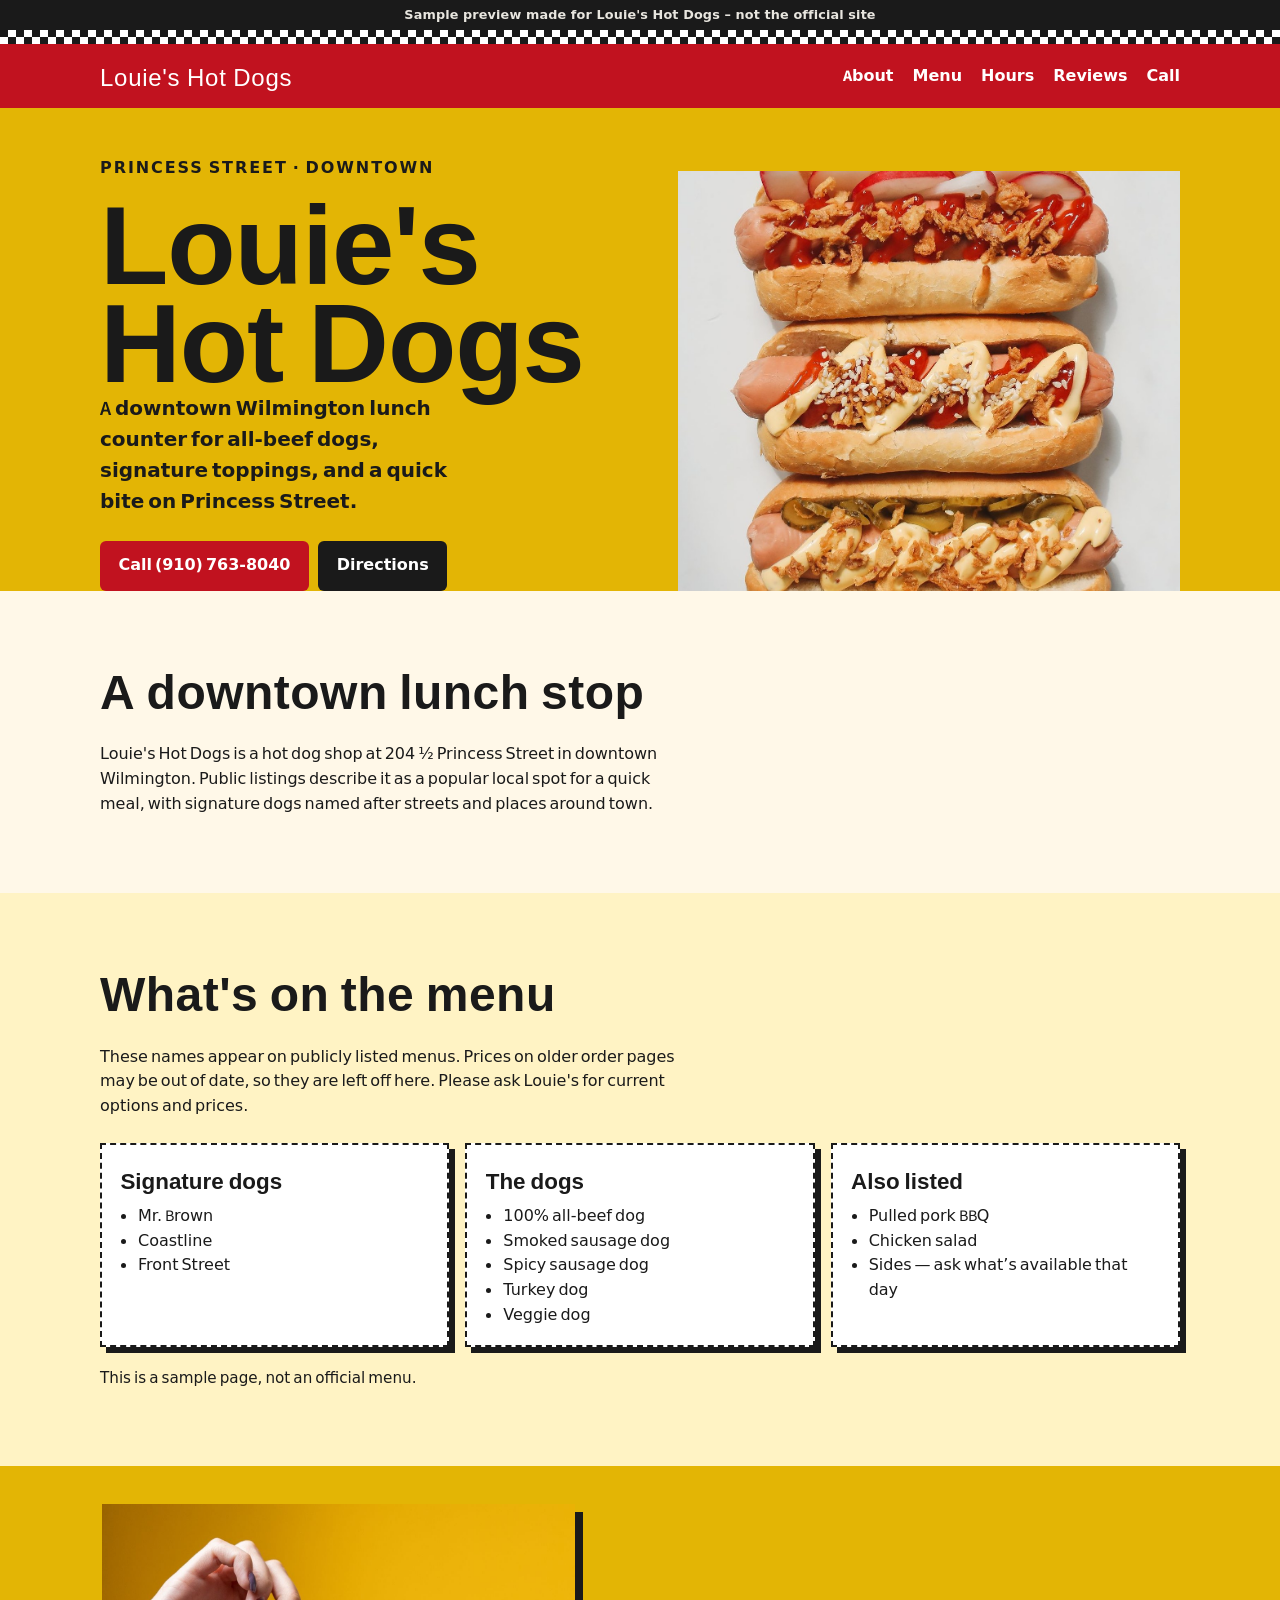
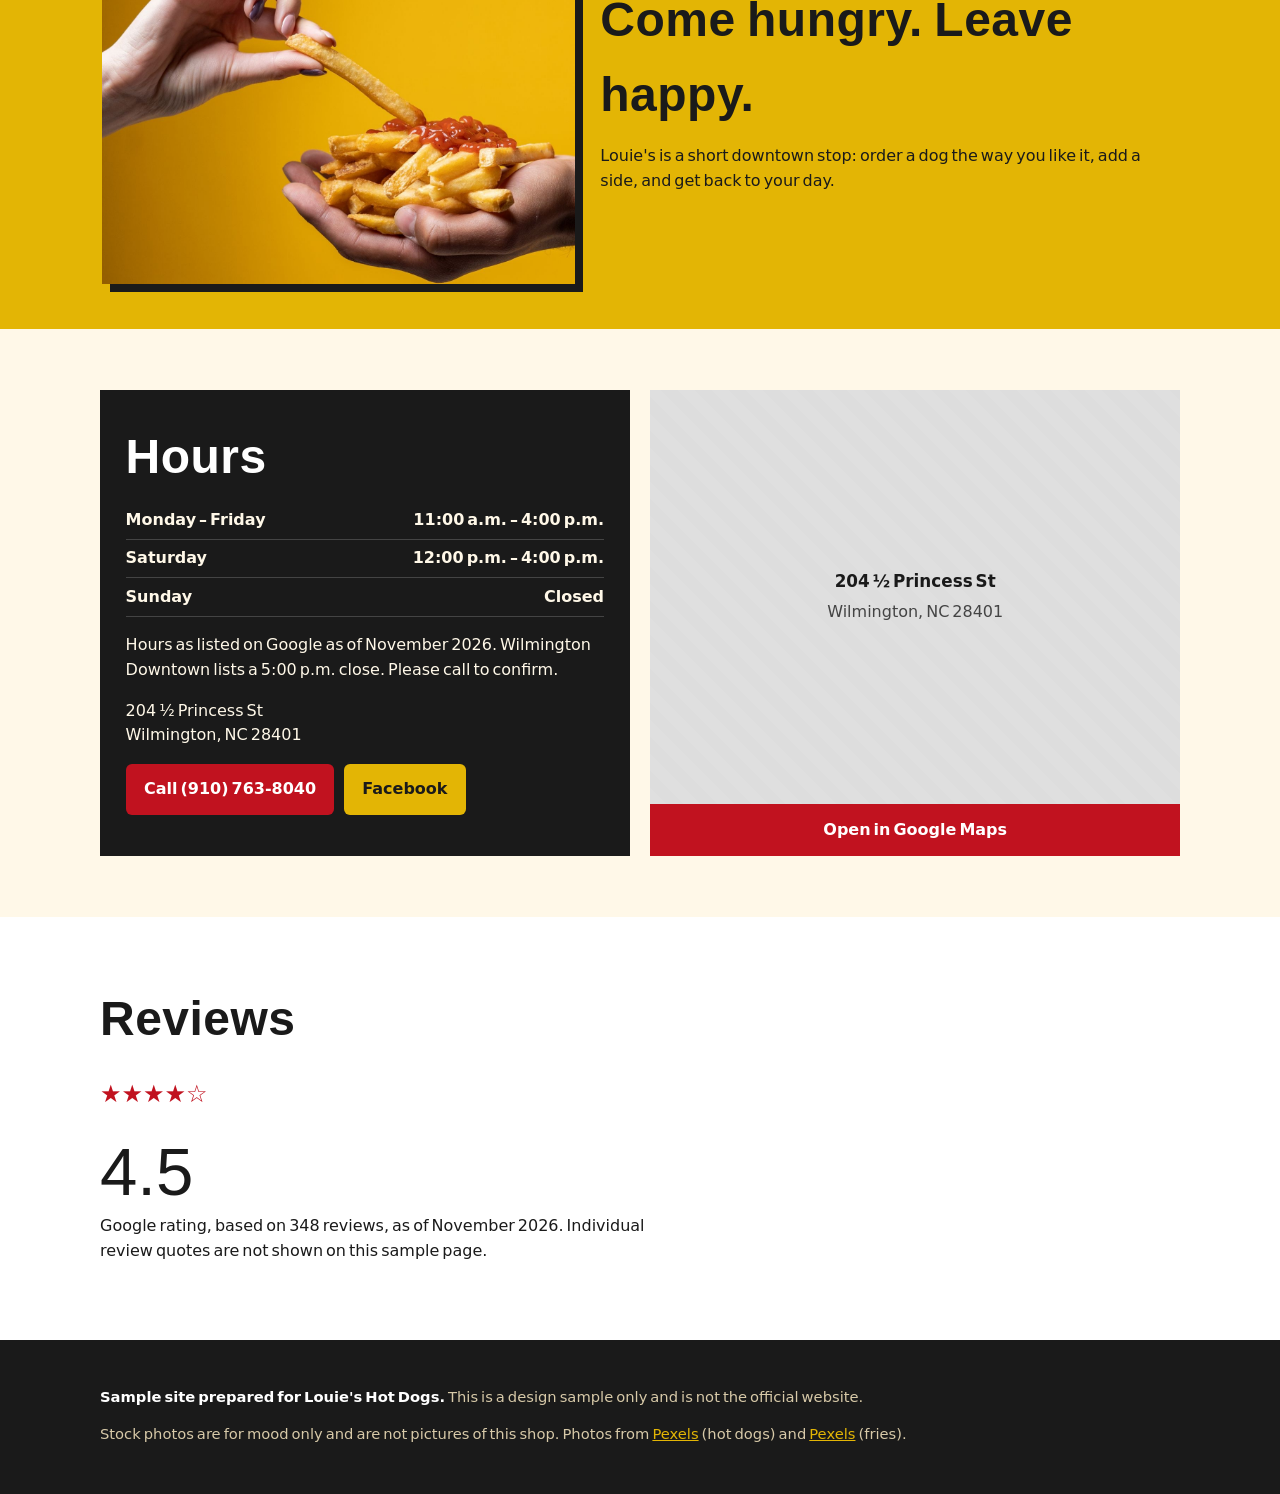
<file: louies-hot-dogs/index.html>
<!DOCTYPE html>
<html lang="en">
<head>
  <meta charset="utf-8">
  <meta name="viewport" content="width=device-width, initial-scale=1">
  <meta name="robots" content="noindex,nofollow">
  <title>Louie's Hot Dogs | Wilmington, NC</title>
  <meta name="description" content="Downtown Wilmington hot dogs on Princess Street. Signature dogs, lunch hours, and walk-up service. Sample site only.">
  <link rel="stylesheet" href="assets/styles.css">
</head>
<body>
  <a class="skip" href="#main">Skip to content</a>
  <div class="sample-preview-banner" role="note"><span>Sample preview made for Louie's Hot Dogs – not the official site</span></div>
  <div class="check" aria-hidden="true"></div>
  <header class="site">
    <div class="wrap nav">
      <a class="logo" href="#top">Louie's Hot Dogs</a>
      <nav aria-label="Primary">
        <a href="#about">About</a>
        <a href="#menu">Menu</a>
        <a href="#visit">Hours</a>
        <a href="#reviews">Reviews</a>
        <a href="tel:+19107638040">Call</a>
      </nav>
    </div>
  </header>
  <header class="hero" id="top">
    <div class="wrap hero-grid">
      <div>
        <p style="font-weight:800;letter-spacing:.12em;text-transform:uppercase;margin:0 0 .4rem">Princess Street · Downtown</p>
        <h1>Louie's Hot Dogs</h1>
        <p class="tag">A downtown Wilmington lunch counter for all-beef dogs, signature toppings, and a quick bite on Princess Street.</p>
        <a class="btn btn-red" href="tel:+19107638040">Call (910) 763-8040</a>
        <a class="btn btn-dark" href="https://maps.google.com/?q=204+1/2+Princess+St,+Wilmington,+NC+28401" target="_blank" rel="noopener">Directions</a>
      </div>
      <img src="assets/img/hero.jpg" alt="Stock photo of three hot dogs with toppings. Not a photo of Louie's food.">
    </div>
  </header>
  <main id="main">
    <section id="about">
      <div class="wrap">
        <h2>A downtown lunch stop</h2>
        <p class="lead">Louie's Hot Dogs is a hot dog shop at 204 ½ Princess Street in downtown Wilmington. Public listings describe it as a popular local spot for a quick meal, with signature dogs named after streets and places around town.</p>
      </div>
    </section>
    <section id="menu" style="background:#fff3c4">
      <div class="wrap">
        <h2>What's on the menu</h2>
        <p class="lead">These names appear on publicly listed menus. Prices on older order pages may be out of date, so they are left off here. Please ask Louie's for current options and prices.</p>
        <div class="tickets">
          <article class="ticket">
            <h3>Signature dogs</h3>
            <ul>
              <li>Mr. Brown</li>
              <li>Coastline</li>
              <li>Front Street</li>
            </ul>
          </article>
          <article class="ticket">
            <h3>The dogs</h3>
            <ul>
              <li>100% all-beef dog</li>
              <li>Smoked sausage dog</li>
              <li>Spicy sausage dog</li>
              <li>Turkey dog</li>
              <li>Veggie dog</li>
            </ul>
          </article>
          <article class="ticket">
            <h3>Also listed</h3>
            <ul>
              <li>Pulled pork BBQ</li>
              <li>Chicken salad</li>
              <li>Sides — ask what’s available that day</li>
            </ul>
          </article>
        </div>
        <p class="lead" style="margin-top:1.2rem;font-size:.95rem">This is a sample page, not an official menu.</p>
      </div>
    </section>
    <div class="fries">
      <img src="assets/img/fries.jpg" alt="Stock photo of fries with ketchup against a yellow background. Not a photo from this shop.">
      <div>
        <h2>Come hungry. Leave happy.</h2>
        <p>Louie's is a short downtown stop: order a dog the way you like it, add a side, and get back to your day.</p>
      </div>
    </div>
    <section id="visit">
      <div class="wrap visit-grid">
        <div class="chalkboard">
          <h2>Hours</h2>
          <div class="hours">
            <p><span>Monday – Friday</span><span>11:00 a.m. – 4:00 p.m.</span></p>
            <p><span>Saturday</span><span>12:00 p.m. – 4:00 p.m.</span></p>
            <p><span>Sunday</span><span>Closed</span></p>
          </div>
          <p>Hours as listed on Google as of November 2026. Wilmington Downtown lists a 5:00 p.m. close. Please call to confirm.</p>
          <p>204 ½ Princess St<br>Wilmington, NC 28401</p>
          <p>
            <a class="btn btn-red" href="tel:+19107638040">Call (910) 763-8040</a>
            <a class="btn" style="background:var(--mustard);color:#1a1a1a;margin-left:.4rem" href="https://www.facebook.com/louieshotdogs/" target="_blank" rel="noopener">Facebook</a>
          </p>
        </div>
        <div class="map-card">
          <div class="map-wrap">
            <p class="map-ph"><strong>204 ½ Princess St</strong><span>Wilmington, NC 28401</span></p>
            <iframe title="Map of Louie's Hot Dogs in Wilmington" loading="lazy" referrerpolicy="no-referrer-when-downgrade" src="https://maps.google.com/maps?q=204+1/2+Princess+St,+Wilmington,+NC+28401&amp;hl=en&amp;z=16&amp;output=embed"></iframe>
          </div>
          <a class="map-link" href="https://maps.google.com/?q=204+1/2+Princess+St,+Wilmington,+NC+28401" target="_blank" rel="noopener">Open in Google Maps</a>
        </div>
      </div>
    </section>
    <section id="reviews" style="background:#fff">
      <div class="wrap">
        <h2>Reviews</h2>
        <p aria-hidden="true" style="font-size:1.5rem;color:var(--ketchup)">★★★★☆</p>
        <p class="rating">4.5</p>
        <p class="lead">Google rating, based on 348 reviews, as of November 2026. Individual review quotes are not shown on this sample page.</p>
      </div>
    </section>
  </main>
  <footer class="site">
    <div class="wrap">
      <p><strong>Sample site prepared for Louie's Hot Dogs.</strong> This is a design sample only and is not the official website.</p>
      <p>Stock photos are for mood only and are not pictures of this shop. Photos from <a href="https://www.pexels.com/photo/4518645/" target="_blank" rel="noopener">Pexels</a> (hot dogs) and <a href="https://www.pexels.com/photo/4676401/" target="_blank" rel="noopener">Pexels</a> (fries).</p>
    </div>
  </footer>
</body>
</html>
</file>
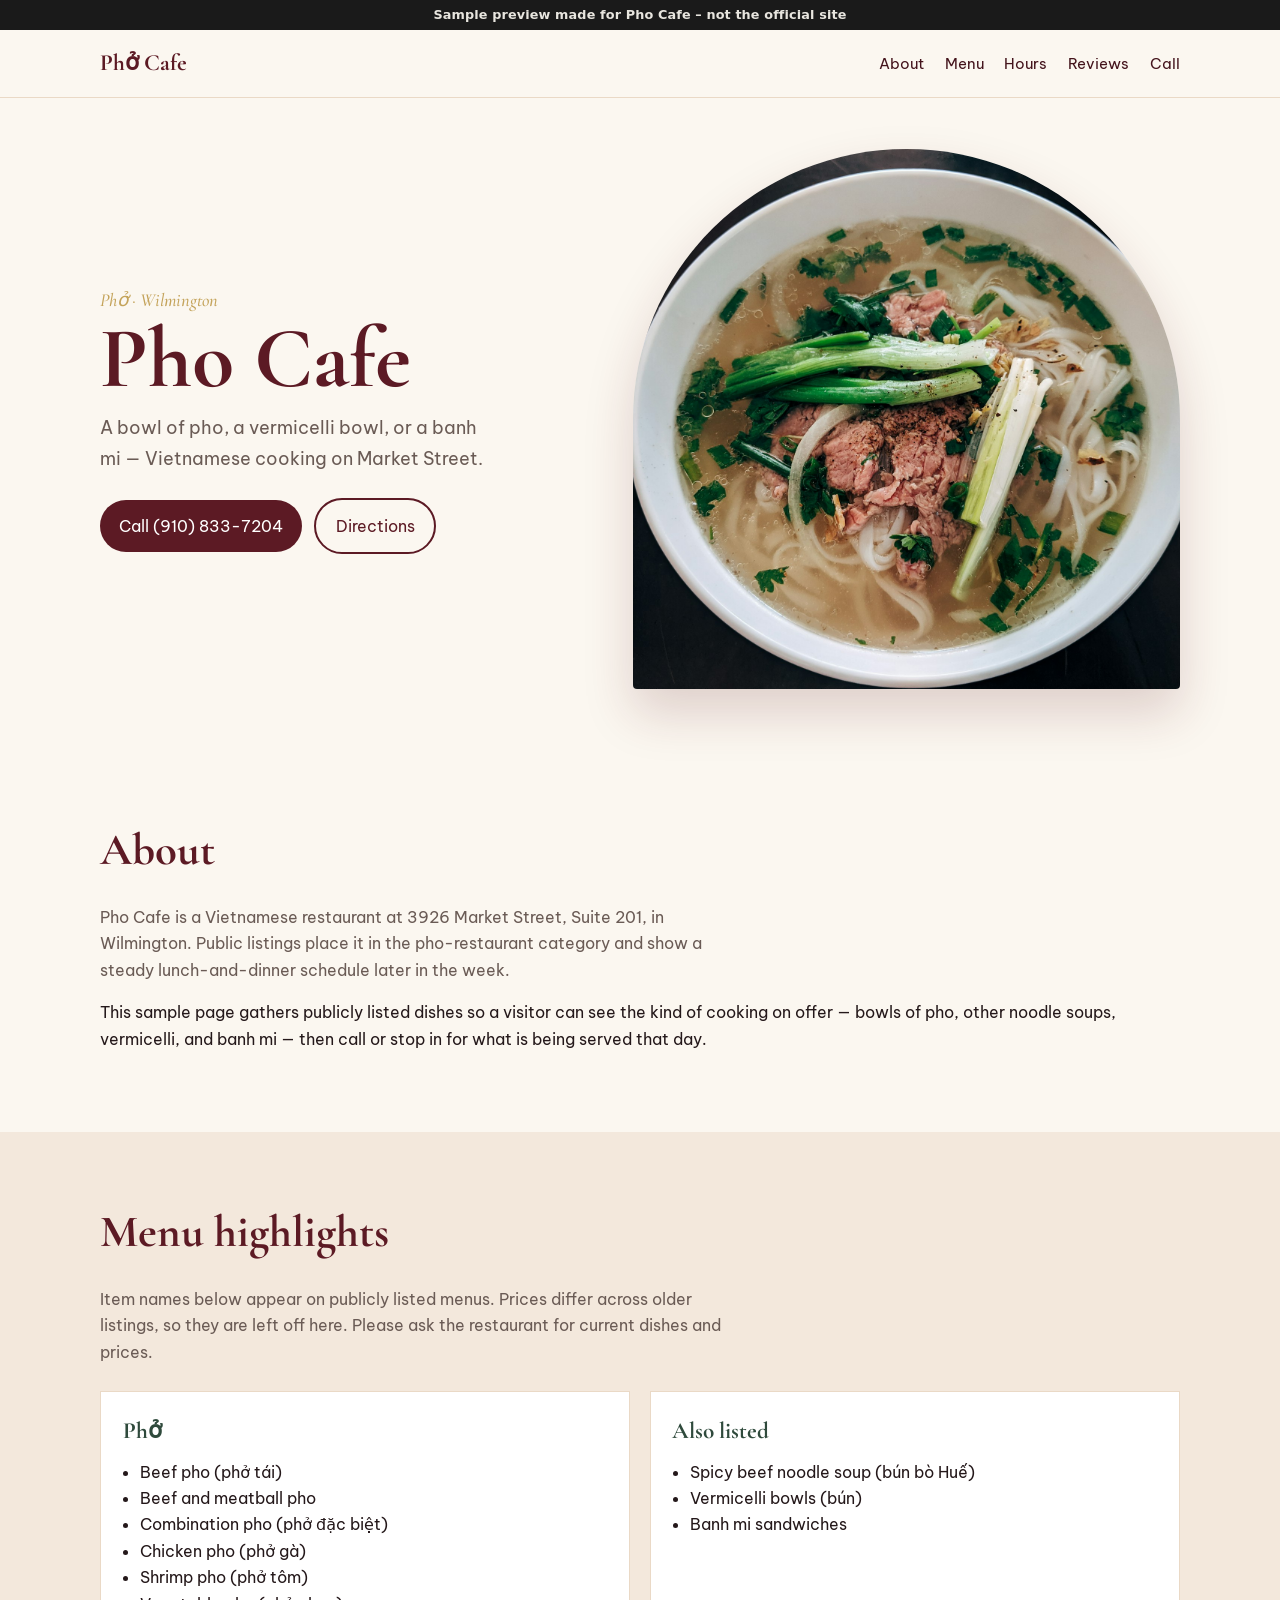
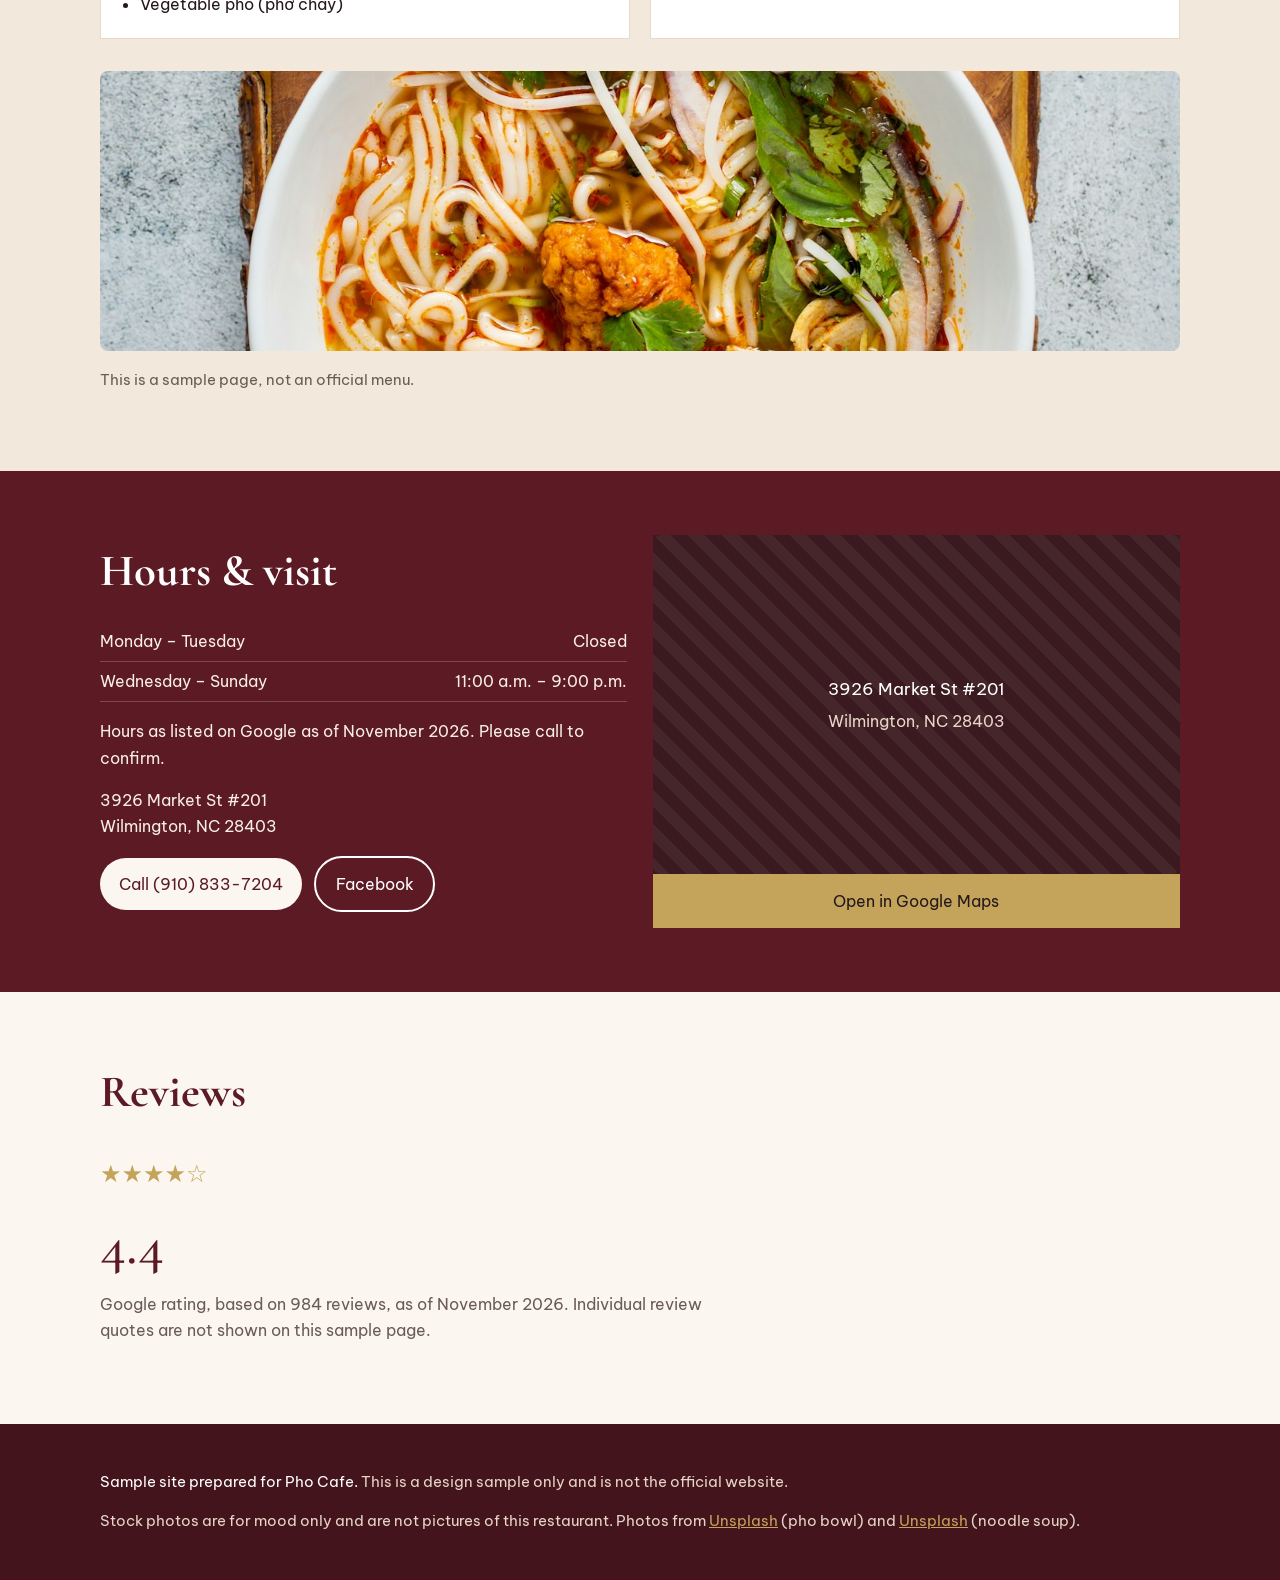
<file: pho-cafe/index.html>
<!DOCTYPE html>
<html lang="en">
<head>
  <meta charset="utf-8">
  <meta name="viewport" content="width=device-width, initial-scale=1">
  <meta name="robots" content="noindex,nofollow">
  <title>Pho Cafe | Wilmington, NC</title>
  <meta name="description" content="Vietnamese pho, vermicelli bowls, and banh mi at 3926 Market Street in Wilmington. Sample site only.">
  <link rel="stylesheet" href="assets/styles.css">
</head>
<body>
  <a class="skip" href="#main">Skip to content</a>
  <div class="sample-preview-banner" role="note"><span>Sample preview made for Pho Cafe – not the official site</span></div>
  <header class="site">
    <div class="wrap nav">
      <a class="logo" href="#top">Phở Cafe</a>
      <nav aria-label="Primary">
        <a href="#about">About</a>
        <a href="#menu">Menu</a>
        <a href="#visit">Hours</a>
        <a href="#reviews">Reviews</a>
        <a href="tel:+19108337204">Call</a>
      </nav>
    </div>
  </header>
  <header class="hero" id="top">
    <div class="wrap hero-grid">
      <div>
        <p class="vn">Phở · Wilmington</p>
        <h1>Pho Cafe</h1>
        <p class="tag">A bowl of pho, a vermicelli bowl, or a banh mi — Vietnamese cooking on Market Street.</p>
        <a class="btn btn-wine" href="tel:+19108337204">Call (910) 833-7204</a>
        <a class="btn btn-line" href="https://maps.google.com/?q=3926+Market+St+%23201,+Wilmington,+NC+28403" target="_blank" rel="noopener">Directions</a>
      </div>
      <img src="assets/img/hero.jpg" alt="Stock photo of a bowl of beef pho with herbs. Not a photo from this restaurant.">
    </div>
  </header>
  <main id="main">
    <section id="about">
      <div class="wrap">
        <h2>About</h2>
        <p class="lead">Pho Cafe is a Vietnamese restaurant at 3926 Market Street, Suite 201, in Wilmington. Public listings place it in the pho-restaurant category and show a steady lunch-and-dinner schedule later in the week.</p>
        <p>This sample page gathers publicly listed dishes so a visitor can see the kind of cooking on offer — bowls of pho, other noodle soups, vermicelli, and banh mi — then call or stop in for what is being served that day.</p>
      </div>
    </section>
    <section id="menu" style="background:#f3e8dc">
      <div class="wrap">
        <h2>Menu highlights</h2>
        <p class="lead">Item names below appear on publicly listed menus. Prices differ across older listings, so they are left off here. Please ask the restaurant for current dishes and prices.</p>
        <div class="menu-wrap">
          <article class="menu-card">
            <h3>Phở</h3>
            <ul>
              <li>Beef pho (phở tái)</li>
              <li>Beef and meatball pho</li>
              <li>Combination pho (phở đặc biệt)</li>
              <li>Chicken pho (phở gà)</li>
              <li>Shrimp pho (phở tôm)</li>
              <li>Vegetable pho (phở chay)</li>
            </ul>
          </article>
          <article class="menu-card">
            <h3>Also listed</h3>
            <ul>
              <li>Spicy beef noodle soup (bún bò Huế)</li>
              <li>Vermicelli bowls (bún)</li>
              <li>Banh mi sandwiches</li>
            </ul>
          </article>
        </div>
        <div class="img-row">
          <img src="assets/img/bowl.jpg" alt="Stock photo of a spicy noodle soup. Not a photo from this restaurant.">
        </div>
        <p class="lead" style="margin-top:1rem;font-size:.95rem">This is a sample page, not an official menu.</p>
      </div>
    </section>
    <section class="visit" id="visit">
      <div class="wrap split">
        <div>
          <h2>Hours &amp; visit</h2>
          <div class="hours">
            <p><span>Monday – Tuesday</span><span>Closed</span></p>
            <p><span>Wednesday – Sunday</span><span>11:00 a.m. – 9:00 p.m.</span></p>
          </div>
          <p>Hours as listed on Google as of November 2026. Please call to confirm.</p>
          <p>3926 Market St #201<br>Wilmington, NC 28403</p>
          <p>
            <a class="btn btn-wine" href="tel:+19108337204">Call (910) 833-7204</a>
            <a class="btn btn-line" style="color:#fff;border-color:#fff" href="https://www.facebook.com/phocafewilmington" target="_blank" rel="noopener">Facebook</a>
          </p>
        </div>
        <div class="map-card">
          <div class="map-wrap">
            <p class="map-ph"><strong>3926 Market St #201</strong><span>Wilmington, NC 28403</span></p>
            <iframe title="Map of Pho Cafe in Wilmington" loading="lazy" referrerpolicy="no-referrer-when-downgrade" src="https://maps.google.com/maps?q=3926+Market+St+%23201,+Wilmington,+NC+28403&amp;hl=en&amp;z=15&amp;output=embed"></iframe>
          </div>
          <a class="map-link" href="https://maps.google.com/?q=3926+Market+St+%23201,+Wilmington,+NC+28403" target="_blank" rel="noopener">Open in Google Maps</a>
        </div>
      </div>
    </section>
    <section id="reviews">
      <div class="wrap">
        <h2>Reviews</h2>
        <p class="gold" aria-hidden="true" style="font-size:1.5rem">★★★★☆</p>
        <p class="rating">4.4</p>
        <p class="lead">Google rating, based on 984 reviews, as of November 2026. Individual review quotes are not shown on this sample page.</p>
      </div>
    </section>
  </main>
  <footer class="site">
    <div class="wrap">
      <p><strong>Sample site prepared for Pho Cafe.</strong> This is a design sample only and is not the official website.</p>
      <p>Stock photos are for mood only and are not pictures of this restaurant. Photos from <a href="https://unsplash.com/photos/1582878826629-29b7ad1cdc43" target="_blank" rel="noopener">Unsplash</a> (pho bowl) and <a href="https://unsplash.com/photos/1555126634-323283e090fa" target="_blank" rel="noopener">Unsplash</a> (noodle soup).</p>
    </div>
  </footer>
</body>
</html>
</file>
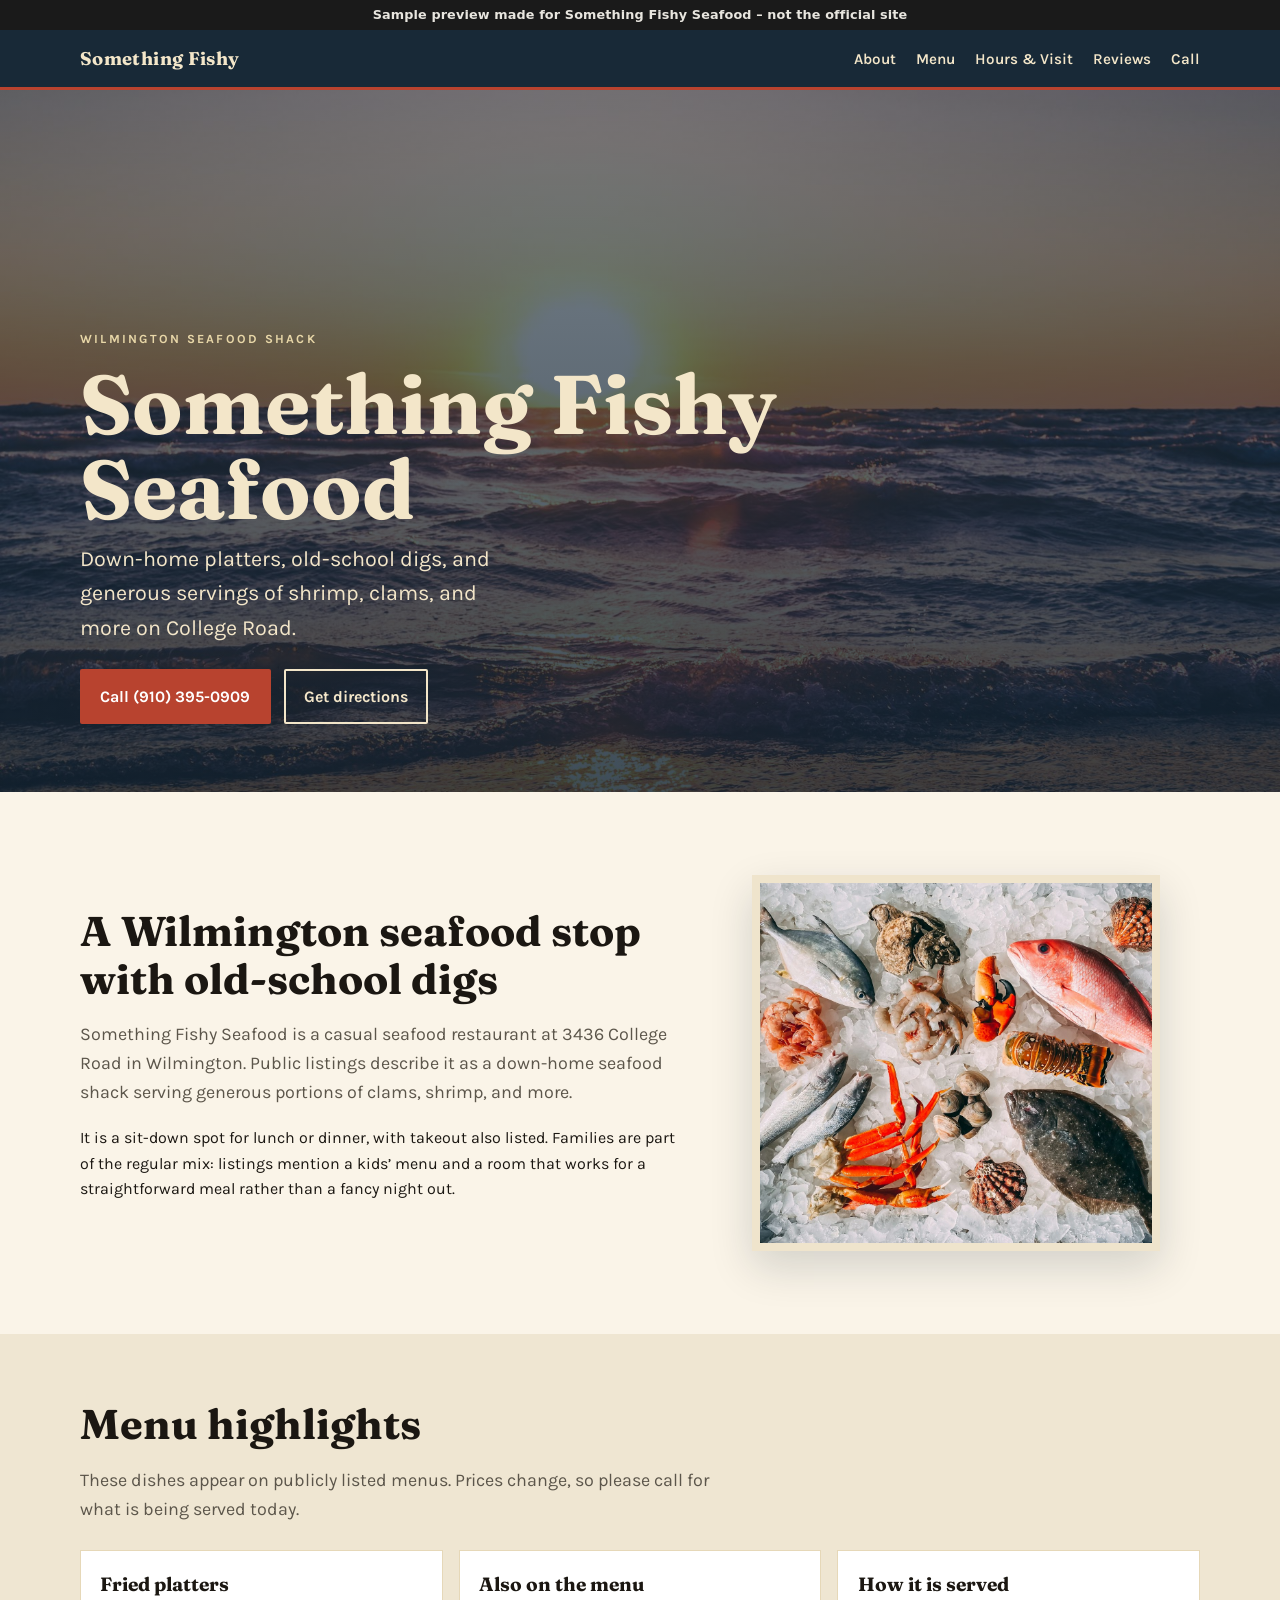
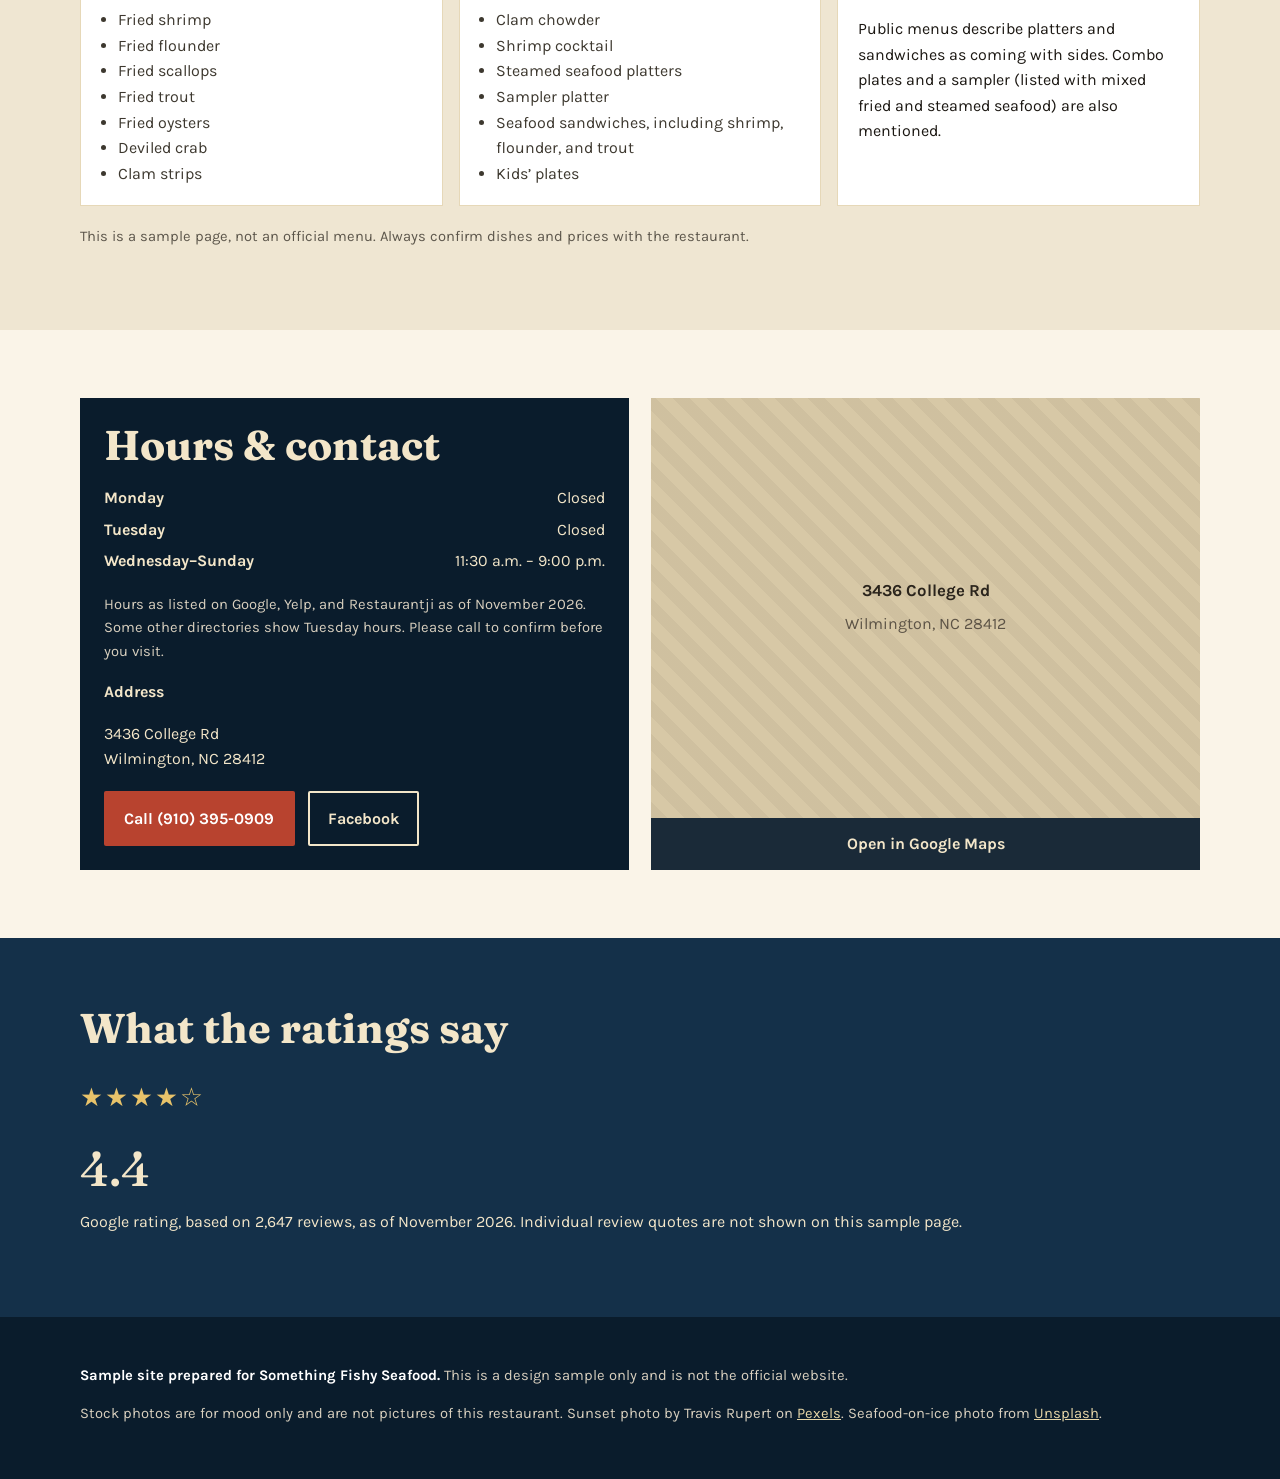
<file: something-fishy-seafood/index.html>
<!DOCTYPE html>
<html lang="en">
<head>
  <meta charset="utf-8">
  <meta name="viewport" content="width=device-width, initial-scale=1">
  <meta name="robots" content="noindex,nofollow">
  <title>Something Fishy Seafood | Wilmington, NC</title>
  <meta name="description" content="A down-home seafood shack on College Road in Wilmington, NC. Generous platters, clam chowder, and fried seafood. Sample site only.">
  <link rel="stylesheet" href="assets/styles.css">
</head>
<body>
  <a class="skip" href="#main">Skip to content</a>
  <div class="sample-preview-banner" role="note"><span>Sample preview made for Something Fishy Seafood – not the official site</span></div>
  <header class="site">
    <div class="wrap nav">
      <a class="logo" href="#top">Something Fishy</a>
      <nav aria-label="Primary">
        <a href="#about">About</a>
        <a href="#menu">Menu</a>
        <a href="#visit">Hours &amp; Visit</a>
        <a href="#reviews">Reviews</a>
        <a href="tel:+19103950909">Call</a>
      </nav>
    </div>
  </header>
  <header class="hero" id="top">
    <div class="wrap hero-inner">
      <p class="eyebrow">Wilmington seafood shack</p>
      <h1>Something Fishy Seafood</h1>
      <p class="tag">Down-home platters, old-school digs, and generous servings of shrimp, clams, and more on College Road.</p>
      <div class="btns">
        <a class="btn btn-red" href="tel:+19103950909">Call (910) 395-0909</a>
        <a class="btn btn-ghost" href="https://maps.google.com/?q=3436+College+Rd,+Wilmington,+NC+28412" target="_blank" rel="noopener">Get directions</a>
      </div>
    </div>
  </header>
  <main id="main">
    <section id="about">
      <div class="wrap grid-2">
        <div>
          <h2>A Wilmington seafood stop with old-school digs</h2>
          <p class="lead">Something Fishy Seafood is a casual seafood restaurant at 3436 College Road in Wilmington. Public listings describe it as a down-home seafood shack serving generous portions of clams, shrimp, and more.</p>
          <p>It is a sit-down spot for lunch or dinner, with takeout also listed. Families are part of the regular mix: listings mention a kids’ menu and a room that works for a straightforward meal rather than a fancy night out.</p>
        </div>
        <figure class="frame">
          <img src="assets/img/platter.jpg" alt="Stock photo of fresh fish, shrimp, clams, and oysters on ice. Not a photo of this restaurant.">
        </figure>
      </div>
    </section>
    <section id="menu" style="background:#efe6d2">
      <div class="wrap">
        <h2>Menu highlights</h2>
        <p class="lead">These dishes appear on publicly listed menus. Prices change, so please call for what is being served today.</p>
        <div class="menu-grid">
          <article class="card">
            <h3>Fried platters</h3>
            <ul>
              <li>Fried shrimp</li>
              <li>Fried flounder</li>
              <li>Fried scallops</li>
              <li>Fried trout</li>
              <li>Fried oysters</li>
              <li>Deviled crab</li>
              <li>Clam strips</li>
            </ul>
          </article>
          <article class="card">
            <h3>Also on the menu</h3>
            <ul>
              <li>Clam chowder</li>
              <li>Shrimp cocktail</li>
              <li>Steamed seafood platters</li>
              <li>Sampler platter</li>
              <li>Seafood sandwiches, including shrimp, flounder, and trout</li>
              <li>Kids’ plates</li>
            </ul>
          </article>
          <article class="card">
            <h3>How it is served</h3>
            <p>Public menus describe platters and sandwiches as coming with sides. Combo plates and a sampler (listed with mixed fried and steamed seafood) are also mentioned.</p>
          </article>
        </div>
        <p class="note">This is a sample page, not an official menu. Always confirm dishes and prices with the restaurant.</p>
      </div>
    </section>
    <section id="visit">
      <div class="wrap split">
        <div class="panel">
          <h2>Hours &amp; contact</h2>
          <dl class="hours">
            <dt>Monday</dt><dd>Closed</dd>
            <dt>Tuesday</dt><dd>Closed</dd>
            <dt>Wednesday–Sunday</dt><dd>11:30 a.m. – 9:00 p.m.</dd>
          </dl>
          <p class="note" style="color:#d9d0bf">Hours as listed on Google, Yelp, and Restaurantji as of November 2026. Some other directories show Tuesday hours. Please call to confirm before you visit.</p>
          <p><strong>Address</strong><br>
            <address class="addr">3436 College Rd<br>Wilmington, NC 28412</address>
          </p>
          <div class="actions">
            <a class="btn btn-red" href="tel:+19103950909">Call (910) 395-0909</a>
            <a class="btn btn-ghost" href="https://www.facebook.com/SomethingFishySeafood" target="_blank" rel="noopener">Facebook</a>
          </div>
        </div>
        <div class="map-card">
          <div class="map-wrap">
            <p class="map-ph"><strong>3436 College Rd</strong><span>Wilmington, NC 28412</span></p>
            <iframe title="Map of Something Fishy Seafood in Wilmington" loading="lazy" referrerpolicy="no-referrer-when-downgrade" src="https://maps.google.com/maps?q=3436+College+Rd,+Wilmington,+NC+28412&amp;hl=en&amp;z=15&amp;output=embed"></iframe>
          </div>
          <a class="map-link" href="https://maps.google.com/?q=3436+College+Rd,+Wilmington,+NC+28412" target="_blank" rel="noopener">Open in Google Maps</a>
        </div>
      </div>
    </section>
    <section class="reviews" id="reviews">
      <div class="wrap">
        <h2>What the ratings say</h2>
        <p class="stars" aria-hidden="true">★★★★☆</p>
        <p class="rating-num">4.4</p>
        <p>Google rating, based on 2,647 reviews, as of November 2026. Individual review quotes are not shown on this sample page.</p>
      </div>
    </section>
  </main>
  <footer class="site">
    <div class="wrap">
      <p><strong>Sample site prepared for Something Fishy Seafood.</strong> This is a design sample only and is not the official website.</p>
      <p>Stock photos are for mood only and are not pictures of this restaurant. Sunset photo by Travis Rupert on <a href="https://www.pexels.com/photo/scenic-view-of-ocean-during-sunset-1032650/" target="_blank" rel="noopener">Pexels</a>. Seafood-on-ice photo from <a href="https://unsplash.com/photos/1615141982883-c7ad0e69fd62" target="_blank" rel="noopener">Unsplash</a>.</p>
    </div>
  </footer>
</body>
</html>
</file>
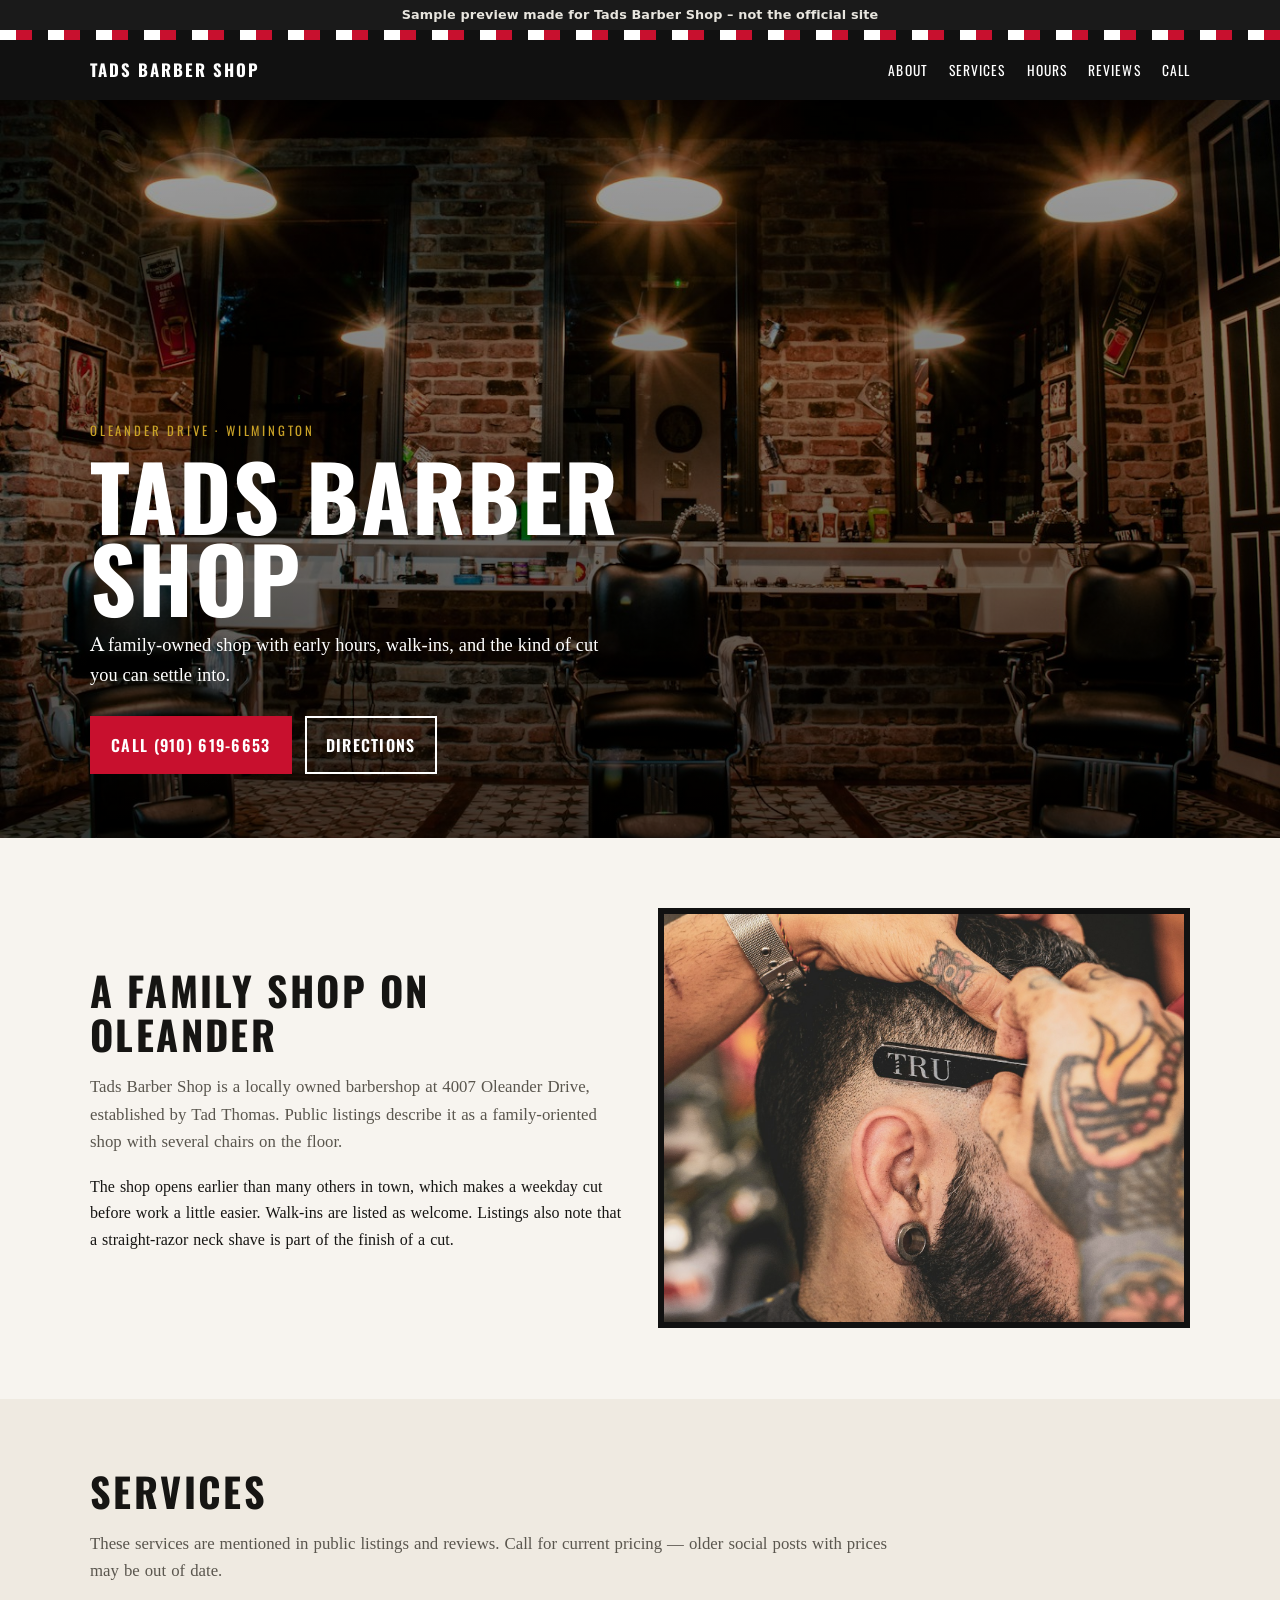
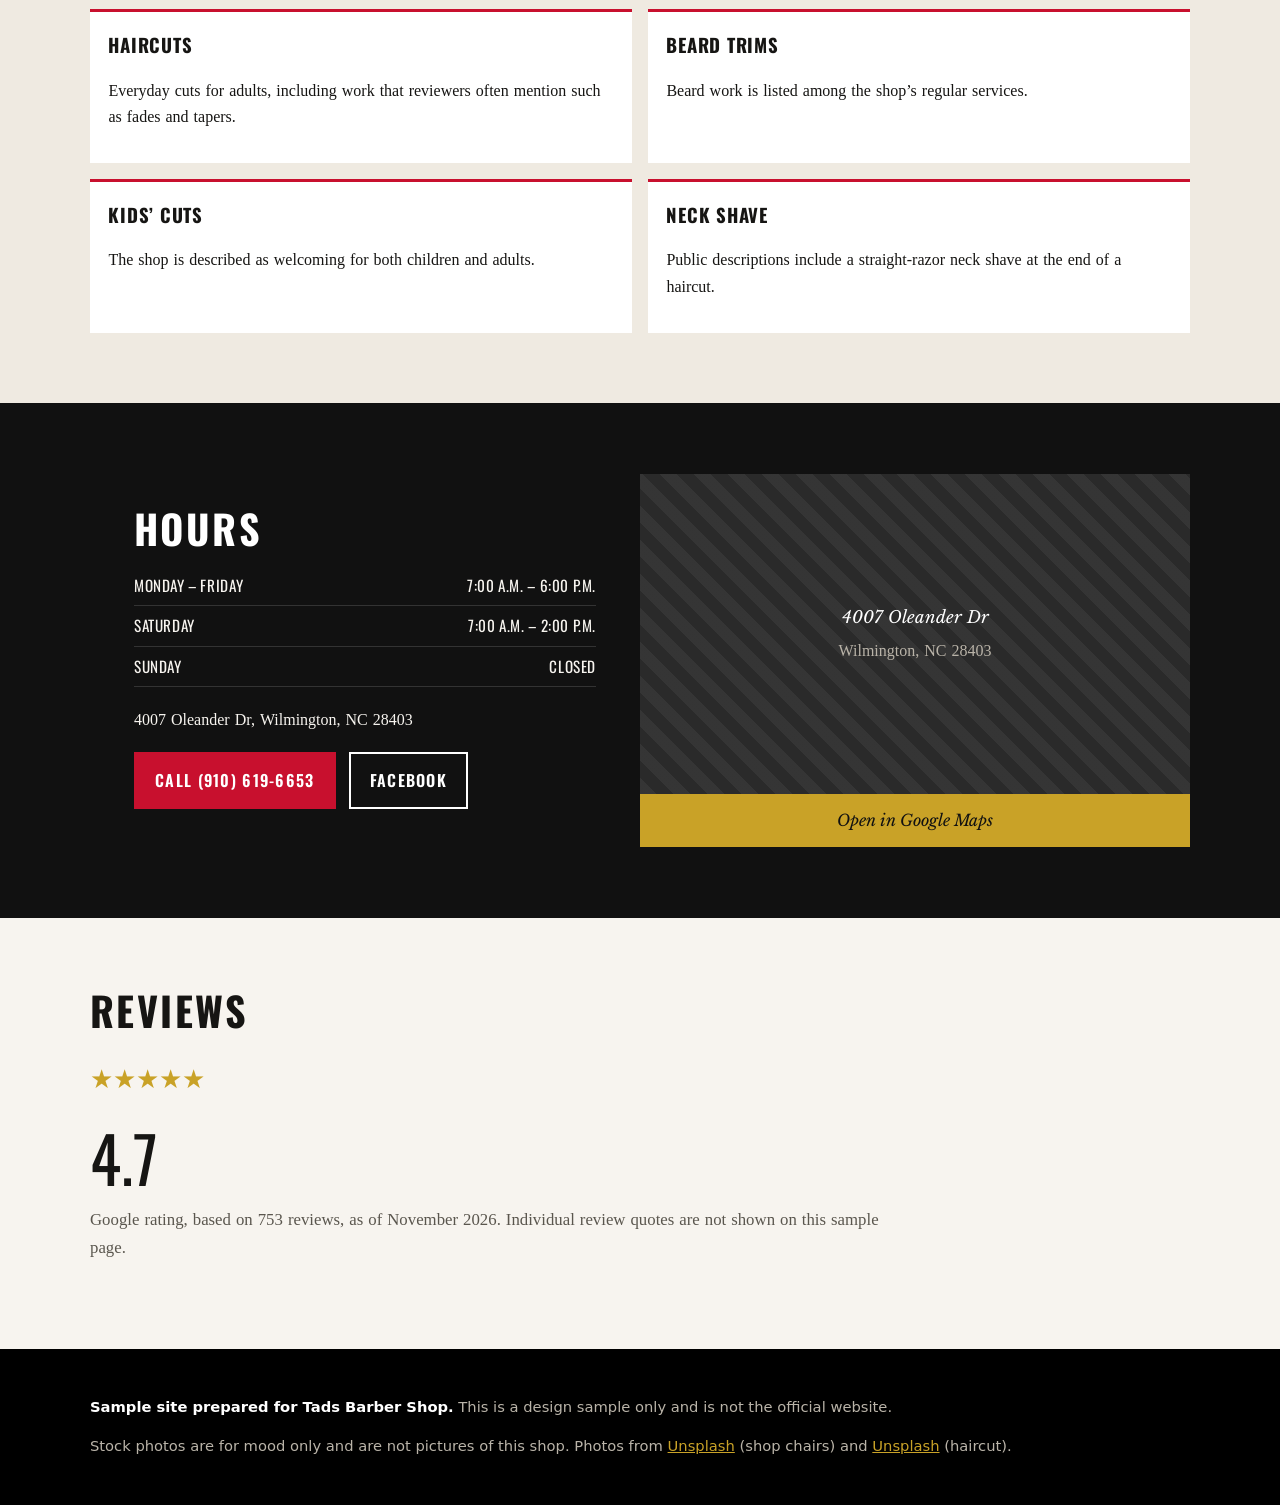
<file: tads-barber-shop/index.html>
<!DOCTYPE html>
<html lang="en">
<head>
  <meta charset="utf-8">
  <meta name="viewport" content="width=device-width, initial-scale=1">
  <meta name="robots" content="noindex,nofollow">
  <title>Tads Barber Shop | Wilmington, NC</title>
  <meta name="description" content="Family-owned barbershop on Oleander Drive in Wilmington. Haircuts, fades, beard trims, and walk-ins. Sample site only.">
  <link rel="stylesheet" href="assets/styles.css">
</head>
<body>
  <a class="skip" href="#main">Skip to content</a>
  <div class="sample-preview-banner" role="note"><span>Sample preview made for Tads Barber Shop – not the official site</span></div>
  <div class="pole" aria-hidden="true"></div>
  <header class="site">
    <div class="wrap nav">
      <a class="logo" href="#top">Tads Barber Shop</a>
      <nav aria-label="Primary">
        <a href="#about">About</a>
        <a href="#services">Services</a>
        <a href="#visit">Hours</a>
        <a href="#reviews">Reviews</a>
        <a href="tel:+19106196653">Call</a>
      </nav>
    </div>
  </header>
  <header class="hero" id="top">
    <div class="wrap hero-inner">
      <p class="eyebrow">Oleander Drive · Wilmington</p>
      <h1>Tads Barber Shop</h1>
      <p class="tag">A family-owned shop with early hours, walk-ins, and the kind of cut you can settle into.</p>
      <div class="btns">
        <a class="btn btn-red" href="tel:+19106196653">Call (910) 619-6653</a>
        <a class="btn btn-line" href="https://maps.google.com/?q=4007+Oleander+Dr,+Wilmington,+NC+28403" target="_blank" rel="noopener">Directions</a>
      </div>
    </div>
  </header>
  <main id="main">
    <section id="about">
      <div class="wrap grid-2">
        <div>
          <h2>A family shop on Oleander</h2>
          <p class="lead">Tads Barber Shop is a locally owned barbershop at 4007 Oleander Drive, established by Tad Thomas. Public listings describe it as a family-oriented shop with several chairs on the floor.</p>
          <p>The shop opens earlier than many others in town, which makes a weekday cut before work a little easier. Walk-ins are listed as welcome. Listings also note that a straight-razor neck shave is part of the finish of a cut.</p>
        </div>
        <img class="photo" src="assets/img/cut.jpg" alt="Stock photo of a barber shaping a fade and beard. Not a photo of this shop.">
      </div>
    </section>
    <section id="services" style="background:#efeae1">
      <div class="wrap">
        <h2>Services</h2>
        <p class="lead">These services are mentioned in public listings and reviews. Call for current pricing — older social posts with prices may be out of date.</p>
        <div class="services">
          <article class="svc"><h3>Haircuts</h3><p>Everyday cuts for adults, including work that reviewers often mention such as fades and tapers.</p></article>
          <article class="svc"><h3>Beard trims</h3><p>Beard work is listed among the shop’s regular services.</p></article>
          <article class="svc"><h3>Kids’ cuts</h3><p>The shop is described as welcoming for both children and adults.</p></article>
          <article class="svc"><h3>Neck shave</h3><p>Public descriptions include a straight-razor neck shave at the end of a haircut.</p></article>
        </div>
      </div>
    </section>
    <section class="band" id="visit">
      <div class="wrap split">
        <div class="hours-box">
          <h2>Hours</h2>
          <div class="hours">
            <div><span>Monday – Friday</span><span>7:00 a.m. – 6:00 p.m.</span></div>
            <div><span>Saturday</span><span>7:00 a.m. – 2:00 p.m.</span></div>
            <div><span>Sunday</span><span>Closed</span></div>
          </div>
          <p style="margin-top:1.2rem;text-transform:none;letter-spacing:0;font-family:'Libre Baskerville',Georgia,serif;font-size:1rem">4007 Oleander Dr, Wilmington, NC 28403</p>
          <div class="btns" style="margin-top:1.2rem">
            <a class="btn btn-red" href="tel:+19106196653">Call (910) 619-6653</a>
            <a class="btn btn-line" href="https://www.facebook.com/tadsbarbershop1" target="_blank" rel="noopener">Facebook</a>
          </div>
        </div>
        <div class="map-card">
          <div class="map-wrap">
            <p class="map-ph"><strong>4007 Oleander Dr</strong><span>Wilmington, NC 28403</span></p>
            <iframe title="Map of Tads Barber Shop in Wilmington" loading="lazy" referrerpolicy="no-referrer-when-downgrade" src="https://maps.google.com/maps?q=4007+Oleander+Dr,+Wilmington,+NC+28403&amp;hl=en&amp;z=15&amp;output=embed"></iframe>
          </div>
          <a class="map-link" href="https://maps.google.com/?q=4007+Oleander+Dr,+Wilmington,+NC+28403" target="_blank" rel="noopener">Open in Google Maps</a>
        </div>
      </div>
    </section>
    <section id="reviews">
      <div class="wrap">
        <h2>Reviews</h2>
        <p class="gold" aria-hidden="true" style="font-size:1.6rem">★★★★★</p>
        <p class="rating">4.7</p>
        <p class="lead">Google rating, based on 753 reviews, as of November 2026. Individual review quotes are not shown on this sample page.</p>
      </div>
    </section>
  </main>
  <footer class="site">
    <div class="wrap">
      <p><strong>Sample site prepared for Tads Barber Shop.</strong> This is a design sample only and is not the official website.</p>
      <p>Stock photos are for mood only and are not pictures of this shop. Photos from <a href="https://unsplash.com/photos/1585747860715-2ba37e788b70" target="_blank" rel="noopener">Unsplash</a> (shop chairs) and <a href="https://unsplash.com/photos/1599351431202-1e0f0137899a" target="_blank" rel="noopener">Unsplash</a> (haircut).</p>
    </div>
  </footer>
</body>
</html>
</file>
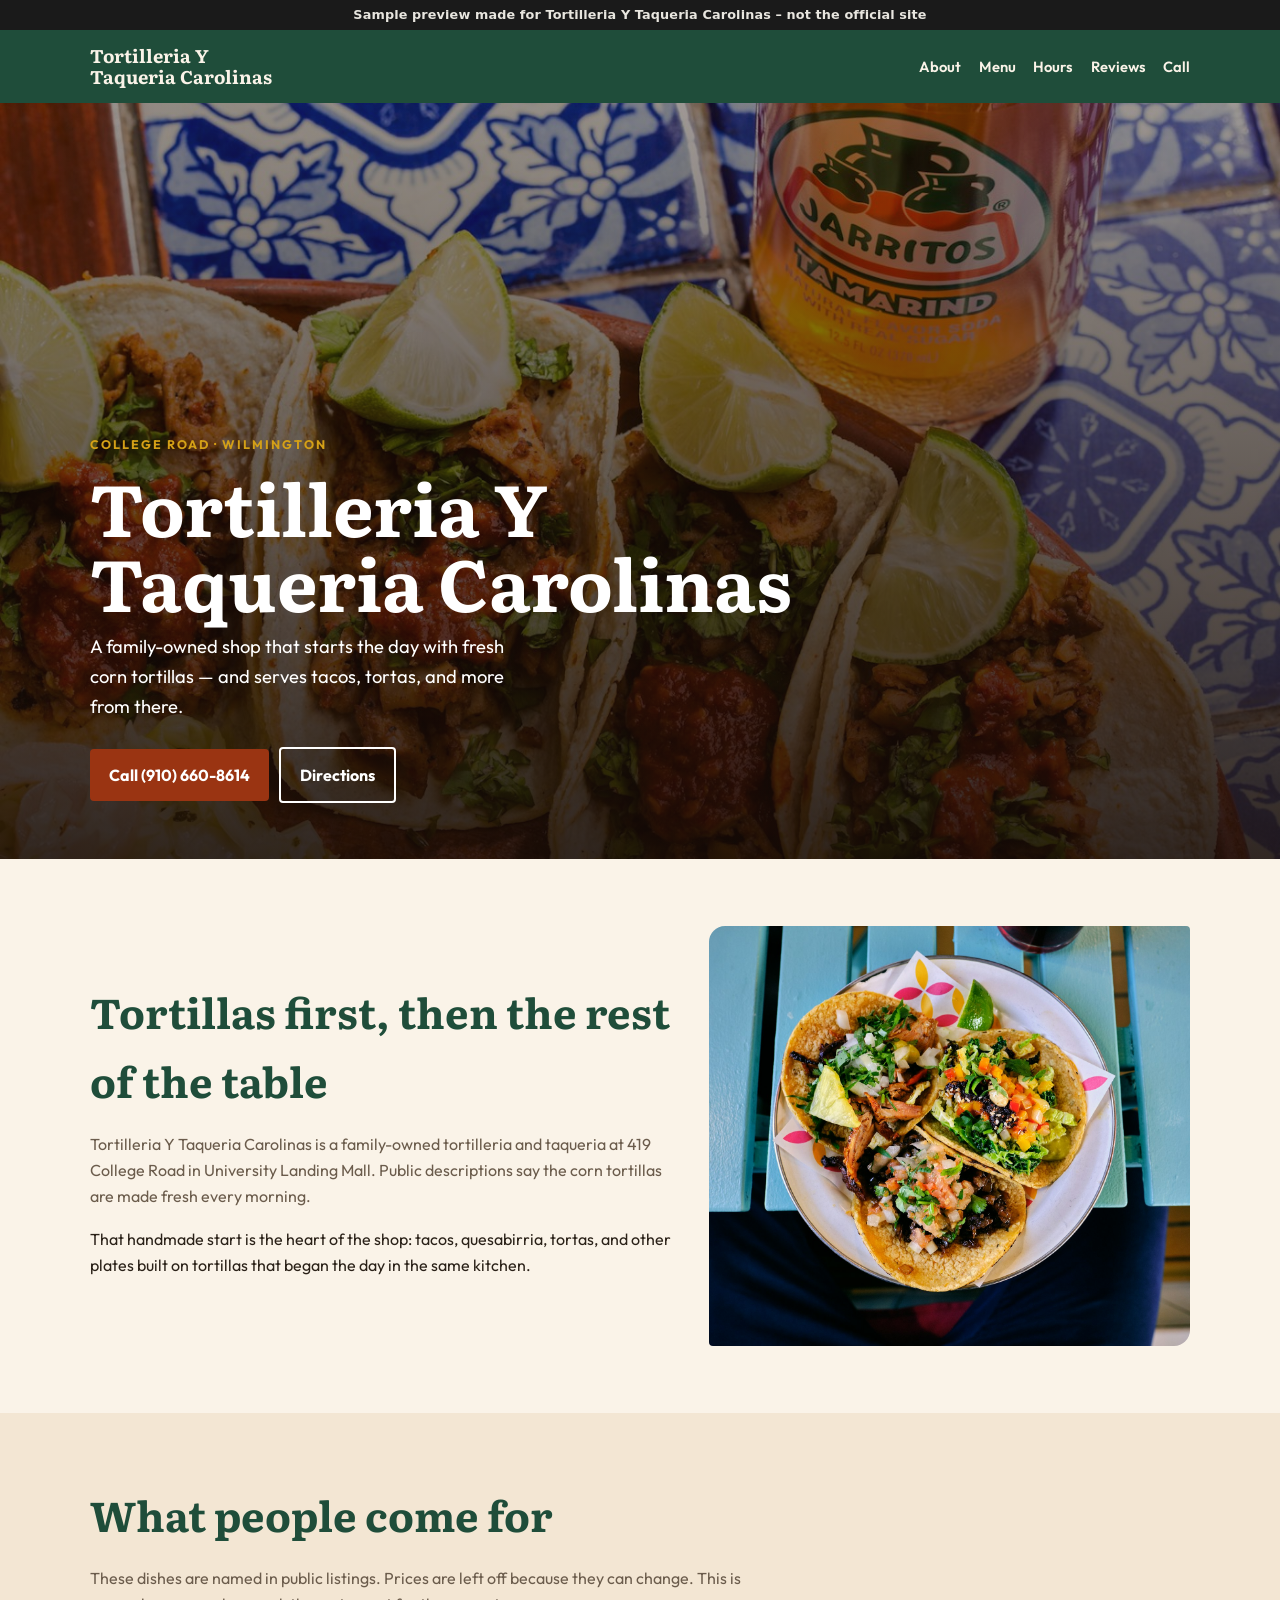
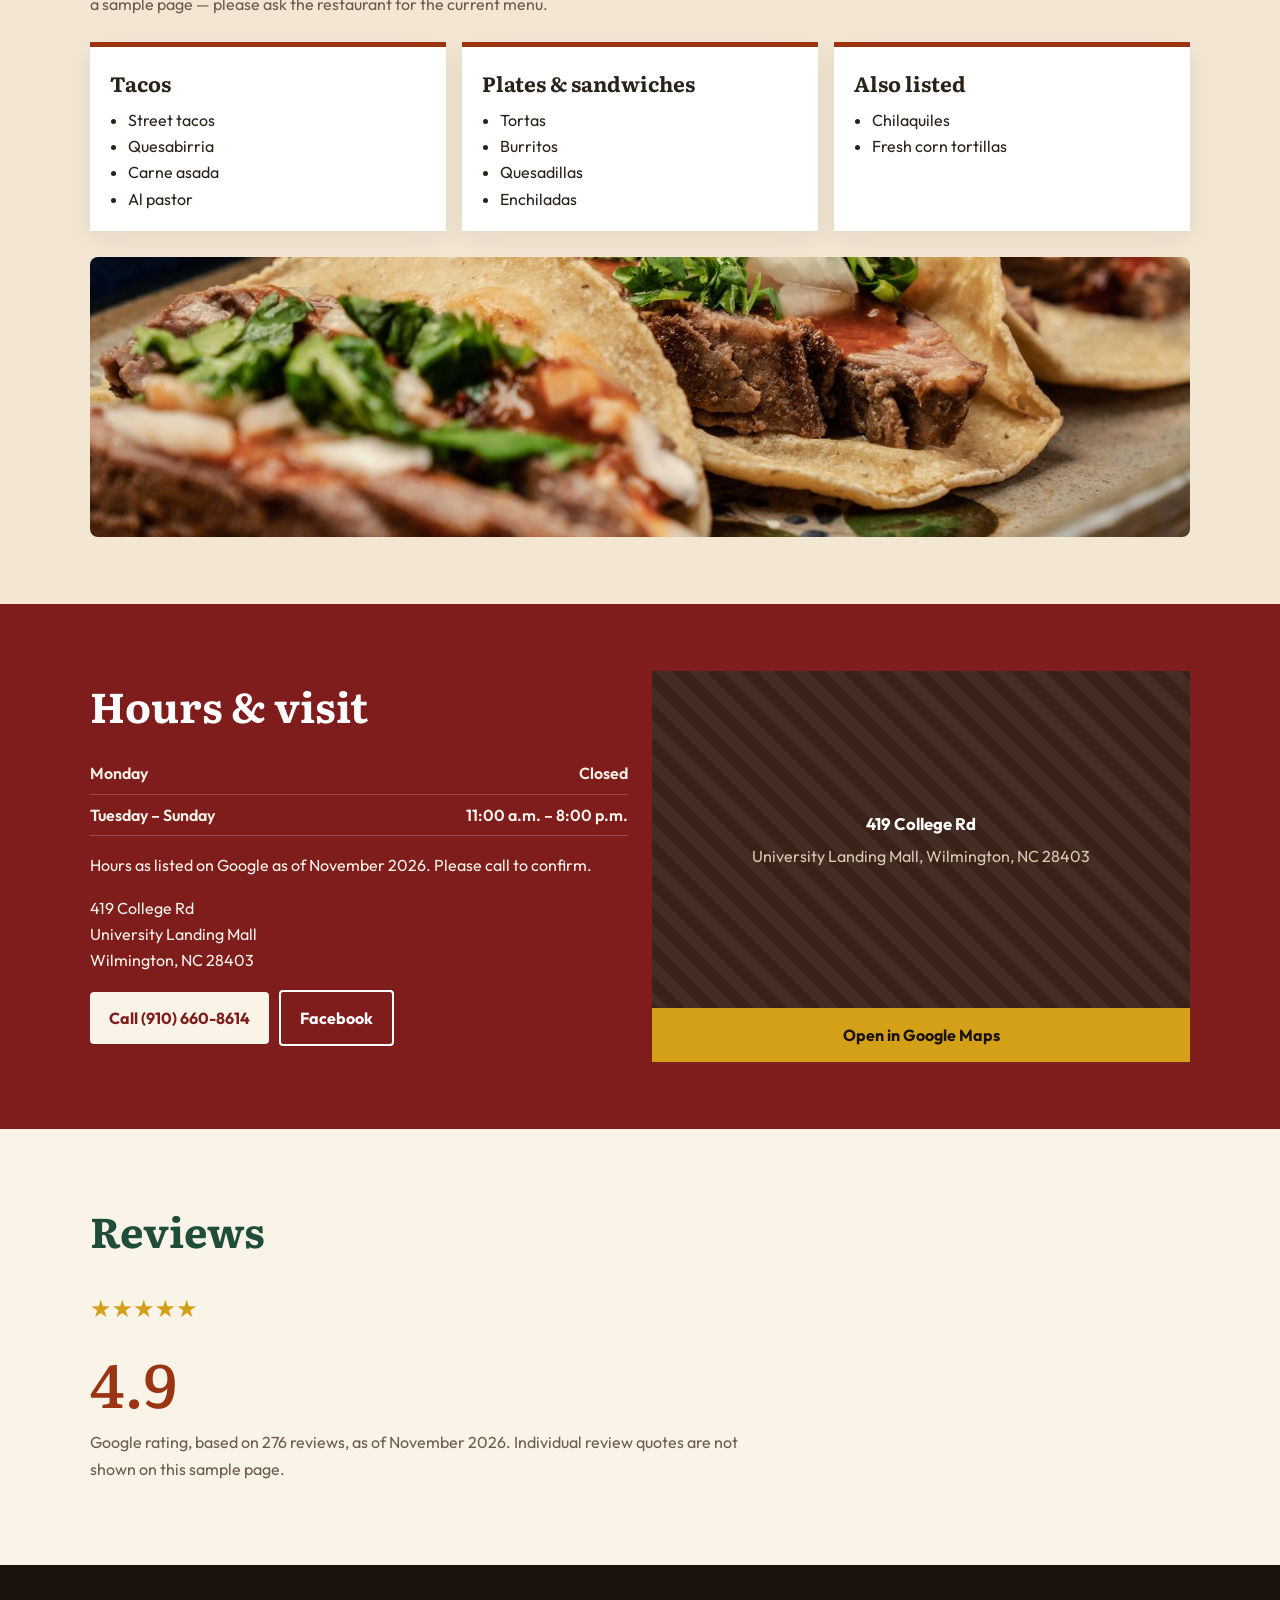
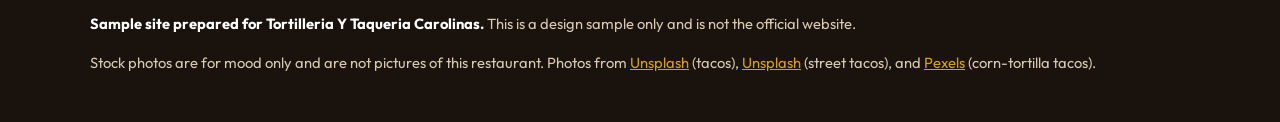
<file: tortilleria-y-taqueria-carolinas/index.html>
<!DOCTYPE html>
<html lang="en">
<head>
  <meta charset="utf-8">
  <meta name="viewport" content="width=device-width, initial-scale=1">
  <meta name="robots" content="noindex,nofollow">
  <title>Tortilleria Y Taqueria Carolinas | Wilmington, NC</title>
  <meta name="description" content="Family-owned tortilleria and taqueria on College Road in Wilmington. Fresh corn tortillas, tacos, and more. Sample site only.">
  <link rel="stylesheet" href="assets/styles.css">
</head>
<body>
  <a class="skip" href="#main">Skip to content</a>
  <div class="sample-preview-banner" role="note"><span>Sample preview made for Tortilleria Y Taqueria Carolinas – not the official site</span></div>
  <header class="site">
    <div class="wrap nav">
      <a class="logo" href="#top">Tortilleria Y Taqueria Carolinas</a>
      <nav aria-label="Primary">
        <a href="#about">About</a>
        <a href="#menu">Menu</a>
        <a href="#visit">Hours</a>
        <a href="#reviews">Reviews</a>
        <a href="tel:+19106608614">Call</a>
      </nav>
    </div>
  </header>
  <header class="hero" id="top">
    <img src="assets/img/hero.jpg" alt="">
    <div class="wrap hero-inner">
      <p class="eyebrow">College Road · Wilmington</p>
      <h1>Tortilleria Y Taqueria Carolinas</h1>
      <p class="tag">A family-owned shop that starts the day with fresh corn tortillas — and serves tacos, tortas, and more from there.</p>
      <a class="btn btn-terra" href="tel:+19106608614">Call (910) 660-8614</a>
      <a class="btn btn-line" href="https://maps.google.com/?q=419+College+Rd,+University+Landing+Mall,+Wilmington,+NC+28403" target="_blank" rel="noopener">Directions</a>
    </div>
  </header>
  <main id="main">
    <section id="about">
      <div class="wrap about-grid">
        <div>
          <h2>Tortillas first, then the rest of the table</h2>
          <p class="lead">Tortilleria Y Taqueria Carolinas is a family-owned tortilleria and taqueria at 419 College Road in University Landing Mall. Public descriptions say the corn tortillas are made fresh every morning.</p>
          <p>That handmade start is the heart of the shop: tacos, quesabirria, tortas, and other plates built on tortillas that began the day in the same kitchen.</p>
        </div>
        <img src="assets/img/tacos.jpg" alt="Stock photo of street tacos. Not a photo from this restaurant.">
      </div>
    </section>
    <section id="menu" style="background:#f3e6d3">
      <div class="wrap">
        <h2>What people come for</h2>
        <p class="lead">These dishes are named in public listings. Prices are left off because they can change. This is a sample page — please ask the restaurant for the current menu.</p>
        <div class="menu-grid">
          <article class="card">
            <h3>Tacos</h3>
            <ul>
              <li>Street tacos</li>
              <li>Quesabirria</li>
              <li>Carne asada</li>
              <li>Al pastor</li>
            </ul>
          </article>
          <article class="card">
            <h3>Plates &amp; sandwiches</h3>
            <ul>
              <li>Tortas</li>
              <li>Burritos</li>
              <li>Quesadillas</li>
              <li>Enchiladas</li>
            </ul>
          </article>
          <article class="card">
            <h3>Also listed</h3>
            <ul>
              <li>Chilaquiles</li>
              <li>Fresh corn tortillas</li>
            </ul>
          </article>
        </div>
        <img src="assets/img/street.jpg" alt="Stock photo of corn-tortilla street tacos. Not a photo from this restaurant." style="width:100%;height:280px;object-fit:cover;border-radius:8px;margin-top:1.6rem">
      </div>
    </section>
    <section class="band" id="visit">
      <div class="wrap split">
        <div>
          <h2>Hours &amp; visit</h2>
          <div class="hours">
            <p><span>Monday</span><span>Closed</span></p>
            <p><span>Tuesday – Sunday</span><span>11:00 a.m. – 8:00 p.m.</span></p>
          </div>
          <p>Hours as listed on Google as of November 2026. Please call to confirm.</p>
          <p>419 College Rd<br>University Landing Mall<br>Wilmington, NC 28403</p>
          <p>
            <a class="btn btn-terra" href="tel:+19106608614">Call (910) 660-8614</a>
            <a class="btn btn-line" href="https://facebook.com/102719138974146" target="_blank" rel="noopener">Facebook</a>
          </p>
        </div>
        <div class="map-card">
          <div class="map-wrap">
            <p class="map-ph"><strong>419 College Rd</strong><span>University Landing Mall, Wilmington, NC 28403</span></p>
            <iframe title="Map of Tortilleria Y Taqueria Carolinas in Wilmington" loading="lazy" referrerpolicy="no-referrer-when-downgrade" src="https://maps.google.com/maps?q=419+College+Rd,+University+Landing+Mall,+Wilmington,+NC+28403&amp;hl=en&amp;z=15&amp;output=embed"></iframe>
          </div>
          <a class="map-link" href="https://maps.google.com/?q=419+College+Rd,+University+Landing+Mall,+Wilmington,+NC+28403" target="_blank" rel="noopener">Open in Google Maps</a>
        </div>
      </div>
    </section>
    <section id="reviews">
      <div class="wrap">
        <h2>Reviews</h2>
        <p class="gold" aria-hidden="true" style="font-size:1.5rem">★★★★★</p>
        <p class="rating">4.9</p>
        <p class="lead">Google rating, based on 276 reviews, as of November 2026. Individual review quotes are not shown on this sample page.</p>
      </div>
    </section>
  </main>
  <footer class="site">
    <div class="wrap">
      <p><strong>Sample site prepared for Tortilleria Y Taqueria Carolinas.</strong> This is a design sample only and is not the official website.</p>
      <p>Stock photos are for mood only and are not pictures of this restaurant. Photos from <a href="https://unsplash.com/photos/1613514785940-daed07799d9b" target="_blank" rel="noopener">Unsplash</a> (tacos), <a href="https://unsplash.com/photos/1551504734-5ee1c4a1479b" target="_blank" rel="noopener">Unsplash</a> (street tacos), and <a href="https://www.pexels.com/photo/7613568/" target="_blank" rel="noopener">Pexels</a> (corn-tortilla tacos).</p>
    </div>
  </footer>
</body>
</html>
</file>
<file: louies-hot-dogs/assets/styles.css>
@import url("fonts.css");
:root{--mustard:#e3b505;--ketchup:#c1121f;--cream:#fff8e8;--ink:#1a1a1a;--max:1080px}
*{box-sizing:border-box}html,body{margin:0}html{scroll-behavior:smooth}
body{font-family:"Source Sans 3",system-ui,sans-serif;background:var(--cream);color:var(--ink);line-height:1.55}
img{max-width:100%;display:block}a{color:inherit}
.wrap{width:min(var(--max),calc(100% - 2.2rem));margin-inline:auto}
.skip{position:absolute;left:-999px}.skip:focus{left:1rem;top:1rem;background:#fff;padding:.5rem 1rem;z-index:20}
.check{height:14px;background:repeating-conic-gradient(#1a1a1a 0% 25%,#fff 0% 50%) 50%/16px 16px}
header.site{background:var(--ketchup);color:#fff;position:sticky;top:0;z-index:10}
.nav{display:flex;justify-content:space-between;align-items:center;gap:1rem;flex-wrap:wrap;padding:.85rem 0}
.logo{font-family:"Anton",Impact,sans-serif;font-size:1.5rem;letter-spacing:.03em;text-decoration:none}
nav a{color:#fff;text-decoration:none;font-weight:700;margin-left:1rem}
nav a:hover{text-decoration:underline;text-underline-offset:3px}
.hero{background:var(--mustard);padding:3rem 0 0;overflow:hidden}
.hero-grid{display:grid;grid-template-columns:1.05fr .95fr;gap:1.5rem;align-items:end}
h1{font-family:"Anton",Impact,sans-serif;font-size:clamp(3.2rem,10vw,7rem);line-height:.88;margin:0 0 .6rem;letter-spacing:-.01em}
.tag{font-size:1.25rem;max-width:28ch;margin:0 0 1.4rem;font-weight:600}
.btn{display:inline-block;padding:.8rem 1.15rem;text-decoration:none;font-weight:800;border-radius:6px}
.btn-red{background:var(--ketchup);color:#fff}.btn-red:hover{background:#9d0e18}
.btn-dark{background:#1a1a1a;color:#fff;margin-left:.4rem}
.hero img{width:100%;max-height:440px;object-fit:contain;object-position:bottom}
section{padding:3.8rem 0}
h2{font-family:"Anton",Impact,sans-serif;font-size:clamp(2rem,5vw,3rem);margin:0 0 .7rem;letter-spacing:.01em}
.lead{max-width:58ch}
.tickets{display:grid;grid-template-columns:repeat(3,1fr);gap:1rem;margin-top:1.5rem}
.ticket{background:#fff;border:2px dashed #1a1a1a;padding:1.1rem 1.15rem;box-shadow:6px 6px 0 #1a1a1a}
.ticket h3{font-family:"Anton",Impact,sans-serif;margin:0 0 .4rem;font-size:1.4rem}
.ticket ul{margin:0;padding-left:1.1rem}
.fries{display:grid;grid-template-columns:.8fr 1.2fr;gap:1.5rem;align-items:center;background:var(--mustard);padding:2.4rem 0}
.fries img{width:100%;max-height:420px;object-fit:contain}
.visit-grid{display:grid;grid-template-columns:1fr 1fr;gap:1.3rem}
.chalkboard{background:#1a1a1a;color:var(--cream);padding:1.6rem}
.chalkboard h2{color:#fff}
.hours p{display:flex;justify-content:space-between;border-bottom:1px solid #444;margin:0;padding:.4rem 0;font-weight:700}
.map-wrap{position:relative;min-height:320px;background:#ddd}
.map-wrap iframe{position:absolute;inset:0;width:100%;height:100%;border:0}
.rating{font-family:"Anton",Impact,sans-serif;font-size:4.2rem;line-height:.9;margin:.2rem 0}
footer.site{background:#1a1a1a;color:#d7c9a8;padding:2rem 0;font-size:.92rem}
footer strong{color:#fff}footer a{color:var(--mustard)}
@media (max-width:800px){
  .hero-grid,.tickets,.fries,.visit-grid{grid-template-columns:1fr}
  .tickets{grid-auto-rows:auto}
  nav a{margin:0 .7rem 0 0}
  h1{font-size:clamp(2.6rem,16vw,4.2rem)}
}


.map-card{display:flex;flex-direction:column;min-height:100%;background:#ddd}
.map-wrap{position:relative;flex:1;min-height:320px;background:repeating-linear-gradient(45deg,rgba(255,255,255,.05) 0 12px,transparent 12px 24px),#ddd;overflow:hidden}
.map-wrap iframe{position:absolute;inset:0;width:100%;height:100%;border:0;background:transparent;min-height:320px}
.map-ph{position:absolute;inset:0;display:flex;flex-direction:column;align-items:center;justify-content:center;gap:.35rem;color:#444;text-align:center;padding:1rem;pointer-events:none;z-index:0}
.map-ph strong{font-size:1.05rem;color:#1a1a1a}
.map-link{display:block;text-align:center;padding:.85rem 1rem;background:#c1121f;color:#fff;text-decoration:none;font-weight:700;position:relative;z-index:2}
.map-link:hover{filter:brightness(1.08)}

.tickets{align-items:stretch}
.ticket{align-self:stretch;display:flex;flex-direction:column}
.hero img{width:100%;height:420px;object-fit:cover;object-position:center;background:#fff;box-shadow:0 10px 0 #1a1a1a}
.fries{display:grid;grid-template-columns:.9fr 1.1fr;gap:1.6rem;align-items:center;background:var(--mustard);padding:2.4rem 8% 2.8rem}
.fries img{width:100%;height:380px;object-fit:cover;object-position:center;box-shadow:8px 8px 0 #1a1a1a}
@media (max-width:800px){
  .fries{grid-template-columns:1fr;padding:2rem 1.1rem}
  .hero img{height:320px}
  .fries img{height:280px}
}



.sample-preview-banner{position:sticky;top:0;z-index:40;background:#1a1a1a;color:#f4f1ea;font:600 0.8rem/1.35 system-ui,sans-serif;letter-spacing:.01em;text-align:center;padding:.4rem .75rem}
.sample-preview-banner span{opacity:.95}
header.site{top:0}
</file>
<file: pho-cafe/assets/styles.css>
@import url("fonts.css");
:root{--wine:#5c1a24;--wine-2:#44141c;--ivory:#fbf7f0;--gold:#c4a35a;--green:#2f4a3c;--ink:#24181a;--muted:#6a5b55;--max:1080px}
*{box-sizing:border-box}html,body{margin:0}html{scroll-behavior:smooth}
body{font-family:"Be Vietnam Pro",system-ui,sans-serif;background:var(--ivory);color:var(--ink);line-height:1.65}
img{max-width:100%;display:block}a{color:inherit}
.wrap{width:min(var(--max),calc(100% - 2.4rem));margin-inline:auto}
.skip{position:absolute;left:-999px}.skip:focus{left:1rem;top:1rem;background:#fff;padding:.5rem 1rem;z-index:20}
header.site{position:sticky;top:0;z-index:10;background:rgba(251,247,240,.92);backdrop-filter:blur(8px);border-bottom:1px solid #ead9c6}
.nav{display:flex;justify-content:space-between;align-items:center;gap:1rem;flex-wrap:wrap;padding:.9rem 0}
.logo{font-family:"Cormorant Garamond",Georgia,serif;font-weight:700;font-size:1.45rem;text-decoration:none;color:var(--wine)}
nav a{text-decoration:none;margin-left:1.05rem;font-size:.92rem;font-weight:600;color:var(--wine-2)}
nav a:hover{color:var(--wine);text-decoration:underline}
.hero{padding:3.2rem 0 3.8rem}
.hero-grid{display:grid;grid-template-columns:.95fr 1.05fr;gap:2.4rem;align-items:center}
.hero img{width:100%;height:540px;object-fit:cover;border-radius:50% 50% 4px 4px;box-shadow:0 24px 50px rgba(92,26,36,.18)}
.vn{font-family:"Cormorant Garamond",Georgia,serif;font-style:italic;color:var(--gold);font-size:1.15rem;margin:0}
h1{font-family:"Cormorant Garamond",Georgia,serif;font-size:clamp(3rem,8vw,5.4rem);line-height:.95;margin:.2rem 0 .8rem;font-weight:700;color:var(--wine)}
.tag{font-size:1.15rem;max-width:32ch;color:var(--muted);margin:0 0 1.5rem}
.btn{display:inline-block;padding:.8rem 1.2rem;text-decoration:none;font-weight:700;border-radius:999px}
.btn-wine{background:var(--wine);color:#fff}.btn-wine:hover{background:var(--wine-2)}
.btn-line{border:2px solid var(--wine);color:var(--wine);margin-left:.5rem}
.btn-line:hover{background:var(--wine);color:#fff}
section{padding:4rem 0}
h2{font-family:"Cormorant Garamond",Georgia,serif;font-size:clamp(2rem,4vw,2.8rem);margin:0 0 .8rem;color:var(--wine)}
.lead{color:var(--muted);max-width:58ch}
.menu-wrap{display:grid;grid-template-columns:1fr 1fr;gap:1.2rem;margin-top:1.6rem}
.menu-card{background:#fff;border:1px solid #ead9c6;padding:1.3rem 1.35rem}
.menu-card h3{font-family:"Cormorant Garamond",Georgia,serif;font-size:1.45rem;margin:0 0 .5rem;color:var(--green)}
.menu-card ul{margin:0;padding-left:1.1rem}
.img-row{margin-top:2rem}
.img-row img{width:100%;height:280px;object-fit:cover;border-radius:8px}
.visit{background:var(--wine);color:#f7efe6}
.visit h2{color:#fff}
.split{display:grid;grid-template-columns:1fr 1fr;gap:1.6rem}
.hours p{display:flex;justify-content:space-between;border-bottom:1px solid rgba(255,255,255,.2);padding:.4rem 0;margin:0}
.map-wrap{position:relative;min-height:300px;background:#3a1a20;border-radius:8px;overflow:hidden}
.map-wrap iframe{position:absolute;inset:0;width:100%;height:100%;border:0}
.gold{color:var(--gold)}
.rating{font-family:"Cormorant Garamond",Georgia,serif;font-size:3.6rem;line-height:1;margin:.15rem 0;color:var(--wine)}
footer.site{background:var(--wine-2);color:#e6d5c8;padding:2rem 0;font-size:.92rem}
footer strong{color:#fff}footer a{color:var(--gold)}
@media (max-width:800px){
  .hero-grid,.menu-wrap,.split{grid-template-columns:1fr}
  .hero img{height:340px;border-radius:8px}
  nav a{margin:0 .7rem 0 0}
}


.map-card{display:flex;flex-direction:column;min-height:100%;background:#3a1a20}
.map-wrap{position:relative;flex:1;min-height:320px;background:repeating-linear-gradient(45deg,rgba(255,255,255,.05) 0 12px,transparent 12px 24px),#3a1a20;overflow:hidden}
.map-wrap iframe{position:absolute;inset:0;width:100%;height:100%;border:0;background:transparent;min-height:320px}
.map-ph{position:absolute;inset:0;display:flex;flex-direction:column;align-items:center;justify-content:center;gap:.35rem;color:#e6d5c8;text-align:center;padding:1rem;pointer-events:none;z-index:0}
.map-ph strong{font-size:1.05rem;color:#fff}
.map-link{display:block;text-align:center;padding:.85rem 1rem;background:#c4a35a;color:#24181a;text-decoration:none;font-weight:700;position:relative;z-index:2}
.map-link:hover{filter:brightness(1.08)}
/* Visit-section call button must contrast with wine background */
.visit .btn-wine{background:#fbf7f0;color:#5c1a24}
.visit .btn-wine:hover{background:#fff;color:#44141c}
.visit .btn-line{margin-left:.5rem}


@media (max-width:800px){
  .hours p{flex-wrap:wrap;gap:.15rem .8rem}
  .hours p span:last-child{margin-left:auto}
}


.sample-preview-banner{position:sticky;top:0;z-index:40;background:#1a1a1a;color:#f4f1ea;font:600 0.8rem/1.35 system-ui,sans-serif;letter-spacing:.01em;text-align:center;padding:.4rem .75rem}
.sample-preview-banner span{opacity:.95}
header.site{top:0}
</file>
<file: something-fishy-seafood/assets/styles.css>
@import url("fonts.css");
:root{
  --navy:#0a1c2c;
  --navy-2:#143049;
  --cream:#f3e6c9;
  --paper:#faf4e8;
  --red:#b8432f;
  --sea:#6f9b8f;
  --ink:#1b1712;
  --muted:#5c564b;
  --max:1120px;
}
*{box-sizing:border-box}
html,body{margin:0;padding:0}
html{scroll-behavior:smooth}
body{
  font-family:"Karla",system-ui,sans-serif;
  color:var(--ink);
  background:var(--paper);
  line-height:1.6;
}
img{max-width:100%;display:block}
a{color:inherit}
.wrap{width:min(var(--max),calc(100% - 2.4rem));margin-inline:auto}
.skip{position:absolute;left:-999px;top:0}
.skip:focus{left:1rem;top:1rem;background:#fff;padding:.5rem 1rem;z-index:20}
header.site{
  position:sticky;top:0;z-index:10;
  background:rgba(10,28,44,.94);
  color:var(--cream);
  backdrop-filter:blur(8px);
  border-bottom:3px solid var(--red);
}
.nav{
  display:flex;align-items:center;justify-content:space-between;gap:1rem;
  padding:.85rem 0;flex-wrap:wrap;
}
.logo{
  font-family:"Fraunces",Georgia,serif;
  font-weight:700;letter-spacing:.02em;font-size:1.15rem;
  text-decoration:none;
}
nav a{
  color:var(--cream);text-decoration:none;margin-left:1rem;font-weight:600;font-size:.95rem;
}
nav a:hover{color:#fff;text-decoration:underline}
.hero{
  min-height:78vh;
  background:
    linear-gradient(180deg,rgba(10,28,44,.55),rgba(10,28,44,.78)),
    url("img/hero.jpg") center/cover no-repeat;
  color:var(--cream);
  display:flex;align-items:flex-end;
}
.hero-inner{padding:5rem 0 4.2rem}
.eyebrow{
  letter-spacing:.18em;text-transform:uppercase;font-weight:700;font-size:.78rem;color:#e8d7a8;
}
h1{
  font-family:"Fraunces",Georgia,serif;
  font-size:clamp(2.4rem,7vw,5.2rem);
  line-height:1.02;margin:.35rem 0 .6rem;font-weight:700;
  max-width:14ch;
}
.tag{font-size:clamp(1.05rem,2.2vw,1.35rem);max-width:32ch;margin:0 0 1.5rem}
.btns{display:flex;gap:.8rem;flex-wrap:wrap}
.btn{
  display:inline-block;padding:.8rem 1.15rem;border-radius:2px;font-weight:700;
  text-decoration:none;border:2px solid transparent;
}
.btn-red{background:var(--red);color:#fff}
.btn-red:hover{background:#9a3526}
.btn-ghost{border-color:var(--cream);color:var(--cream)}
.btn-ghost:hover{background:var(--cream);color:var(--navy)}
section{padding:4.2rem 0}
h2{
  font-family:"Fraunces",Georgia,serif;
  font-size:clamp(1.8rem,4vw,2.6rem);
  margin:0 0 1rem;line-height:1.15;
}
.lead{font-size:1.12rem;color:var(--muted);max-width:60ch}
.grid-2{display:grid;grid-template-columns:1.1fr .9fr;gap:2.2rem;align-items:center}
.frame{
  border:8px solid #efe4cc;box-shadow:0 16px 40px rgba(10,28,44,.16);
}
.frame img{width:100%;height:360px;object-fit:cover}
.menu-grid{display:grid;grid-template-columns:repeat(3,1fr);gap:1rem;margin-top:1.6rem}
.card{
  background:#fff;border:1px solid #e6d8b8;padding:1.15rem 1.2rem;
}
.card h3{margin:0 0 .45rem;font-family:"Fraunces",Georgia,serif;font-size:1.2rem}
.card ul{margin:0;padding-left:1.1rem;color:#3d382f}
.note{font-size:.92rem;color:var(--muted);margin-top:1.2rem}
.split{display:grid;grid-template-columns:1fr 1fr;gap:1.4rem}
.panel{background:var(--navy);color:var(--cream);padding:1.5rem}
.panel h2,.panel h3{color:var(--cream)}
.hours{display:grid;grid-template-columns:auto 1fr;gap:.35rem 1.25rem;align-items:baseline}
.hours dt{font-weight:700;float:none;width:auto;margin:0}
.hours dd{margin:0;text-align:right}
.addr{font-style:normal}
.map-card{display:flex;flex-direction:column;min-height:100%;background:#d7c8a6}
.map-wrap{position:relative;flex:1;min-height:320px;background:
  repeating-linear-gradient(45deg,rgba(0,0,0,.04) 0 12px,transparent 12px 24px),#d7c8a6}
.map-wrap iframe{width:100%;height:100%;min-height:320px;border:0;position:absolute;inset:0;background:transparent}
.map-ph{position:absolute;inset:0;display:flex;flex-direction:column;align-items:center;justify-content:center;gap:.4rem;color:#5c5346;text-align:center;padding:1rem;pointer-events:none;z-index:0}
.map-ph strong{font-size:1.05rem;color:#2a241c}
.map-link{display:block;text-align:center;padding:.85rem 1rem;background:#1a2a38;color:#f3e6c9;text-decoration:none;font-weight:700;position:relative;z-index:2}
.map-link:hover{background:#0a1c2c}
.reviews{background:var(--navy-2);color:var(--cream)}
.stars{color:#e8c36a;font-size:1.6rem;letter-spacing:.08em}
.rating-num{font-family:"Fraunces",Georgia,serif;font-size:3rem;line-height:1;margin:.2rem 0}
.actions{display:flex;gap:.8rem;flex-wrap:wrap;margin-top:1.2rem}
.btn-light{background:var(--cream);color:var(--navy)}
footer.site{background:var(--navy);color:#d9d0bf;padding:2rem 0 2.4rem;font-size:.92rem}
footer.site strong{color:#fff}
footer a{color:#e8d7a8}
@media (max-width:800px){
  .grid-2,.split,.menu-grid{grid-template-columns:1fr}
  nav a{margin:0 0.7rem 0 0}
  .hero{min-height:70vh}
  .frame img{height:240px}
  .hours{grid-template-columns:1fr}
  .hours dd{text-align:left;margin-bottom:.55rem}
}


.sample-preview-banner{position:sticky;top:0;z-index:40;background:#1a1a1a;color:#f4f1ea;font:600 0.8rem/1.35 system-ui,sans-serif;letter-spacing:.01em;text-align:center;padding:.4rem .75rem}
.sample-preview-banner span{opacity:.95}
header.site{top:0}
</file>
<file: tads-barber-shop/assets/styles.css>
@import url("fonts.css");
:root{--black:#111;--red:#c8102e;--gold:#c9a227;--paper:#f7f4ef;--ink:#161513;--muted:#5a564e;--max:1100px}
*{box-sizing:border-box}html,body{margin:0}html{scroll-behavior:smooth}
body{font-family:"Libre Baskerville",Georgia,serif;color:var(--ink);background:var(--paper);line-height:1.65}
img{max-width:100%;display:block}a{color:inherit}
.wrap{width:min(var(--max),calc(100% - 2.2rem));margin-inline:auto}
.skip{position:absolute;left:-999px}.skip:focus{left:1rem;top:1rem;background:#fff;padding:.5rem 1rem;z-index:30}
.pole{height:10px;background:repeating-linear-gradient(90deg,#fff 0 16px,var(--red) 16px 32px,#111 32px 48px)}
header.site{background:#111;color:#fff;position:sticky;top:0;z-index:10}
.nav{display:flex;justify-content:space-between;align-items:center;gap:1rem;flex-wrap:wrap;padding:1rem 0}
.logo{font-family:"Oswald",sans-serif;font-weight:700;letter-spacing:.12em;text-transform:uppercase;text-decoration:none;font-size:1.05rem}
nav a{color:#fff;text-decoration:none;font-family:"Oswald",sans-serif;text-transform:uppercase;letter-spacing:.08em;font-size:.85rem;margin-left:1rem}
nav a:hover{color:var(--gold)}
.hero{min-height:82vh;background:linear-gradient(180deg,rgba(0,0,0,.35),rgba(0,0,0,.72)),url("img/hero.jpg") center/cover no-repeat;color:#fff;display:flex;align-items:flex-end}
.hero-inner{padding:5.5rem 0 4rem}
.eyebrow{font-family:"Oswald",sans-serif;letter-spacing:.22em;text-transform:uppercase;color:var(--gold);font-size:.8rem}
h1{font-family:"Oswald",sans-serif;font-size:clamp(2.8rem,8vw,5.6rem);line-height:.92;text-transform:uppercase;margin:.4rem 0 .7rem;max-width:12ch;letter-spacing:.02em}
.tag{max-width:34ch;font-size:1.15rem;margin:0 0 1.6rem}
.btns{display:flex;gap:.8rem;flex-wrap:wrap}
.btn{display:inline-block;padding:.85rem 1.2rem;text-decoration:none;font-family:"Oswald",sans-serif;text-transform:uppercase;letter-spacing:.08em;font-weight:600;border:2px solid transparent}
.btn-red{background:var(--red);color:#fff}.btn-red:hover{background:#a40d25}
.btn-line{border-color:#fff;color:#fff}.btn-line:hover{background:#fff;color:#111}
section{padding:4.4rem 0}
h2{font-family:"Oswald",sans-serif;text-transform:uppercase;letter-spacing:.06em;font-size:clamp(1.7rem,4vw,2.5rem);margin:0 0 1rem;line-height:1.1}
.lead{color:var(--muted);font-size:1.05rem;max-width:58ch}
.grid-2{display:grid;grid-template-columns:1fr 1fr;gap:2.2rem;align-items:center}
.photo{width:100%;height:420px;object-fit:cover;filter:grayscale(.15);border:6px solid #111}
.services{display:grid;grid-template-columns:repeat(2,1fr);gap:1rem;margin-top:1.5rem}
.svc{border-top:3px solid var(--red);background:#fff;padding:1.1rem 1.15rem}
.svc h3{font-family:"Oswald",sans-serif;text-transform:uppercase;margin:0 0 .35rem;letter-spacing:.04em}
.band{background:#111;color:#f7f4ef}
.band h2{color:#fff}
.split{display:grid;grid-template-columns:1fr 1fr;gap:0}
.hours-box{padding:2rem 8% 2.2rem}
.hours p,.hours div{display:flex;justify-content:space-between;gap:1rem;border-bottom:1px solid #333;padding:.45rem 0;margin:0;font-family:"Oswald",sans-serif;letter-spacing:.04em;text-transform:uppercase;font-size:.95rem}
.map-wrap{position:relative;min-height:100%;background:#2a2a2a}
.map-wrap iframe{position:absolute;inset:0;width:100%;height:100%;border:0;min-height:360px}
.map-fallback{padding:1.2rem}
.gold{color:var(--gold)}
.rating{font-family:"Oswald",sans-serif;font-size:4rem;line-height:1;margin:.2rem 0}
footer.site{background:#000;color:#b9b3a8;padding:2rem 0;font-size:.92rem;font-family:system-ui,sans-serif}
footer strong{color:#fff}footer a{color:var(--gold)}
@media (max-width:800px){
  .grid-2,.split,.services{grid-template-columns:1fr}
  nav a{margin:0 .7rem 0 0}
  .photo{height:260px}
  .map-wrap{min-height:280px}
  .hero{min-height:72vh}
}


.map-card{display:flex;flex-direction:column;min-height:100%;background:#2a2a2a}
.map-wrap{position:relative;flex:1;min-height:320px;background:repeating-linear-gradient(45deg,rgba(255,255,255,.05) 0 12px,transparent 12px 24px),#2a2a2a;overflow:hidden}
.map-wrap iframe{position:absolute;inset:0;width:100%;height:100%;border:0;background:transparent;min-height:320px}
.map-ph{position:absolute;inset:0;display:flex;flex-direction:column;align-items:center;justify-content:center;gap:.35rem;color:#b9b3a8;text-align:center;padding:1rem;pointer-events:none;z-index:0}
.map-ph strong{font-size:1.05rem;color:#fff}
.map-link{display:block;text-align:center;padding:.85rem 1rem;background:#c9a227;color:#111;text-decoration:none;font-weight:700;position:relative;z-index:2}
.map-link:hover{filter:brightness(1.08)}



.sample-preview-banner{position:sticky;top:0;z-index:40;background:#1a1a1a;color:#f4f1ea;font:600 0.8rem/1.35 system-ui,sans-serif;letter-spacing:.01em;text-align:center;padding:.4rem .75rem}
.sample-preview-banner span{opacity:.95}
header.site{top:0}
</file>
<file: tortilleria-y-taqueria-carolinas/assets/styles.css>
@import url("fonts.css");
:root{--terra:#9a3412;--chile:#7f1d1d;--cream:#faf3e8;--forest:#1f4d3a;--gold:#d4a017;--ink:#2a2118;--muted:#6b5c4c;--max:1100px}
*{box-sizing:border-box}html,body{margin:0}html{scroll-behavior:smooth}
body{font-family:"Outfit",system-ui,sans-serif;background:var(--cream);color:var(--ink);line-height:1.65}
img{max-width:100%;display:block}a{color:inherit}
.wrap{width:min(var(--max),calc(100% - 2.4rem));margin-inline:auto}
.skip{position:absolute;left:-999px}.skip:focus{left:1rem;top:1rem;background:#fff;padding:.5rem 1rem;z-index:20}
header.site{position:sticky;top:0;z-index:10;background:var(--forest);color:#faf3e8}
.nav{display:flex;justify-content:space-between;align-items:center;gap:1rem;flex-wrap:wrap;padding:.95rem 0}
.logo{font-family:"Literata",Georgia,serif;font-weight:700;font-size:1.15rem;text-decoration:none;max-width:18ch;line-height:1.15}
nav a{color:#faf3e8;text-decoration:none;font-weight:600;margin-left:.9rem;font-size:.92rem}
nav a:hover{color:var(--gold)}
.hero{position:relative;min-height:84vh;background:#2a120a;color:#fff;display:grid;align-items:end}
.hero img{position:absolute;inset:0;width:100%;height:100%;object-fit:cover;opacity:.72}
.hero::after{content:"";position:absolute;inset:0;background:linear-gradient(180deg,rgba(20,10,6,.2),rgba(20,10,6,.82))}
.hero-inner{position:relative;z-index:1;padding:5.5rem 0 3.5rem}
.eyebrow{letter-spacing:.16em;text-transform:uppercase;font-weight:700;font-size:.78rem;color:var(--gold)}
h1{font-family:"Literata",Georgia,serif;font-size:clamp(2.4rem,6.4vw,4.5rem);line-height:1.05;margin:.4rem 0 .8rem;max-width:16ch}
.tag{max-width:36ch;font-size:1.15rem;margin:0 0 1.5rem}
.btn{display:inline-block;padding:.8rem 1.2rem;text-decoration:none;font-weight:700;border-radius:4px}
.btn-terra{background:var(--terra);color:#fff}.btn-terra:hover{background:#7c2a0d}
.btn-line{border:2px solid #fff;color:#fff;margin-left:.4rem}.btn-line:hover{background:#fff;color:var(--forest)}
section{padding:4.2rem 0}
h2{font-family:"Literata",Georgia,serif;font-size:clamp(1.8rem,4vw,2.6rem);margin:0 0 .8rem;color:var(--forest)}
.lead{color:var(--muted);max-width:60ch}
.about-grid{display:grid;grid-template-columns:1.1fr .9fr;gap:2rem;align-items:center}
.about-grid img{width:100%;height:420px;object-fit:cover;border-radius:16px 4px 16px 4px}
.menu-grid{display:grid;grid-template-columns:repeat(3,1fr);gap:1rem;margin-top:1.5rem}
.card{background:#fff;padding:1.2rem 1.25rem;border-top:5px solid var(--terra);box-shadow:0 8px 24px rgba(42,33,24,.07)}
.card h3{font-family:"Literata",Georgia,serif;margin:0 0 .4rem;font-size:1.3rem}
.card ul{margin:0;padding-left:1.1rem}
.band{background:var(--chile);color:#faf3e8}
.band h2{color:#fff}
.split{display:grid;grid-template-columns:1fr 1fr;gap:1.5rem}
.hours p{display:flex;justify-content:space-between;border-bottom:1px solid rgba(255,255,255,.2);margin:0;padding:.45rem 0;font-weight:600}
.map-wrap{position:relative;min-height:320px;background:#3a2218;border-radius:8px;overflow:hidden}
.map-wrap iframe{position:absolute;inset:0;width:100%;height:100%;border:0}
.gold{color:var(--gold)}
.rating{font-family:"Literata",Georgia,serif;font-size:3.8rem;line-height:1;margin:.15rem 0;color:var(--terra)}
footer.site{background:#1a120c;color:#d9c8b2;padding:2rem 0;font-size:.92rem}
footer strong{color:#fff}footer a{color:var(--gold)}
@media (max-width:800px){
  .about-grid,.menu-grid,.split{grid-template-columns:1fr}
  nav a{margin:0 .7rem 0 0}
  .hero{min-height:74vh}
  .about-grid img{height:260px}
  .logo{max-width:none;font-size:1.05rem}
}


.map-card{display:flex;flex-direction:column;min-height:100%;background:#3a2218}
.map-wrap{position:relative;flex:1;min-height:320px;background:repeating-linear-gradient(45deg,rgba(255,255,255,.05) 0 12px,transparent 12px 24px),#3a2218;overflow:hidden}
.map-wrap iframe{position:absolute;inset:0;width:100%;height:100%;border:0;background:transparent;min-height:320px}
.map-ph{position:absolute;inset:0;display:flex;flex-direction:column;align-items:center;justify-content:center;gap:.35rem;color:#d9c8b2;text-align:center;padding:1rem;pointer-events:none;z-index:0}
.map-ph strong{font-size:1.05rem;color:#fff}
.map-link{display:block;text-align:center;padding:.85rem 1rem;background:#d4a017;color:#1a120c;text-decoration:none;font-weight:700;position:relative;z-index:2}
.map-link:hover{filter:brightness(1.08)}
.band .btn-terra{background:#faf3e8;color:#7f1d1d}.band .btn-terra:hover{background:#fff}

@media (max-width:800px){
  .hours p{flex-wrap:wrap;gap:.15rem .8rem}
  .hours p span:last-child{margin-left:auto}
}


.sample-preview-banner{position:sticky;top:0;z-index:40;background:#1a1a1a;color:#f4f1ea;font:600 0.8rem/1.35 system-ui,sans-serif;letter-spacing:.01em;text-align:center;padding:.4rem .75rem}
.sample-preview-banner span{opacity:.95}
header.site{top:0}
</file>
